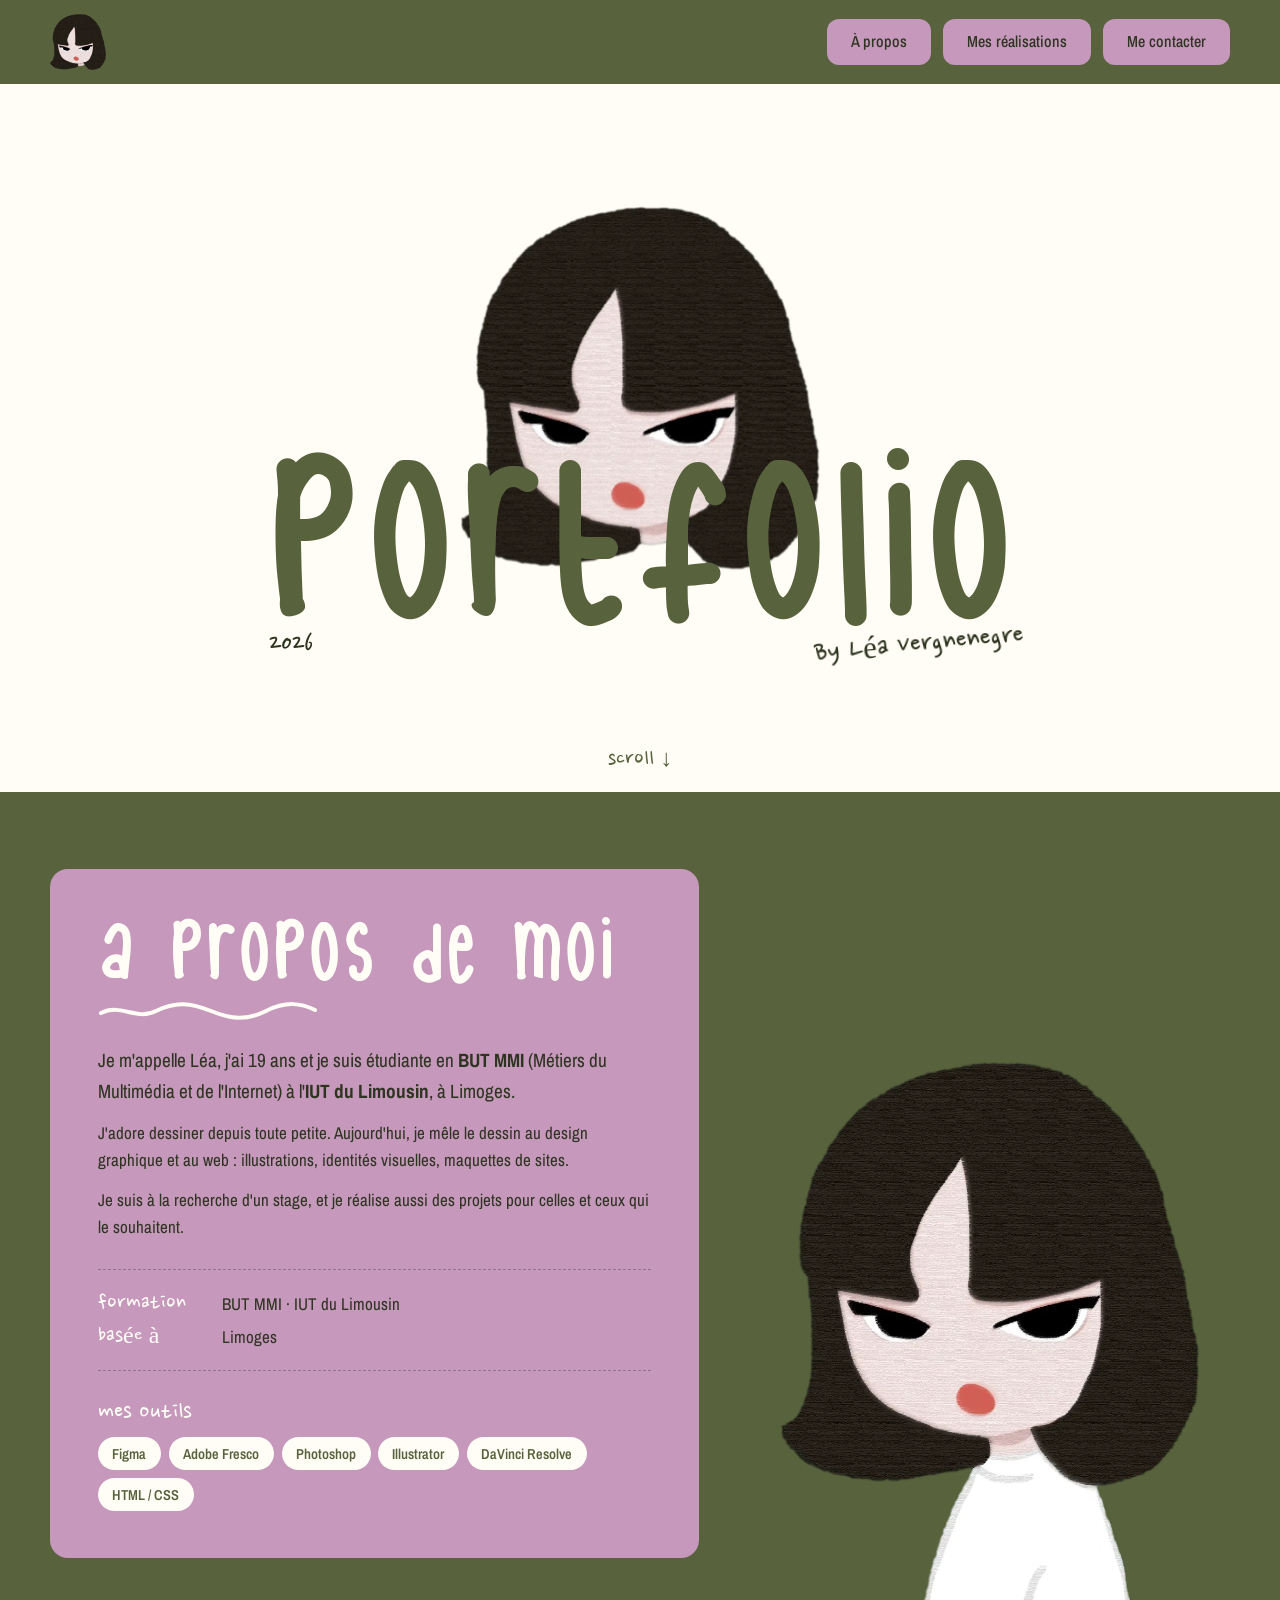
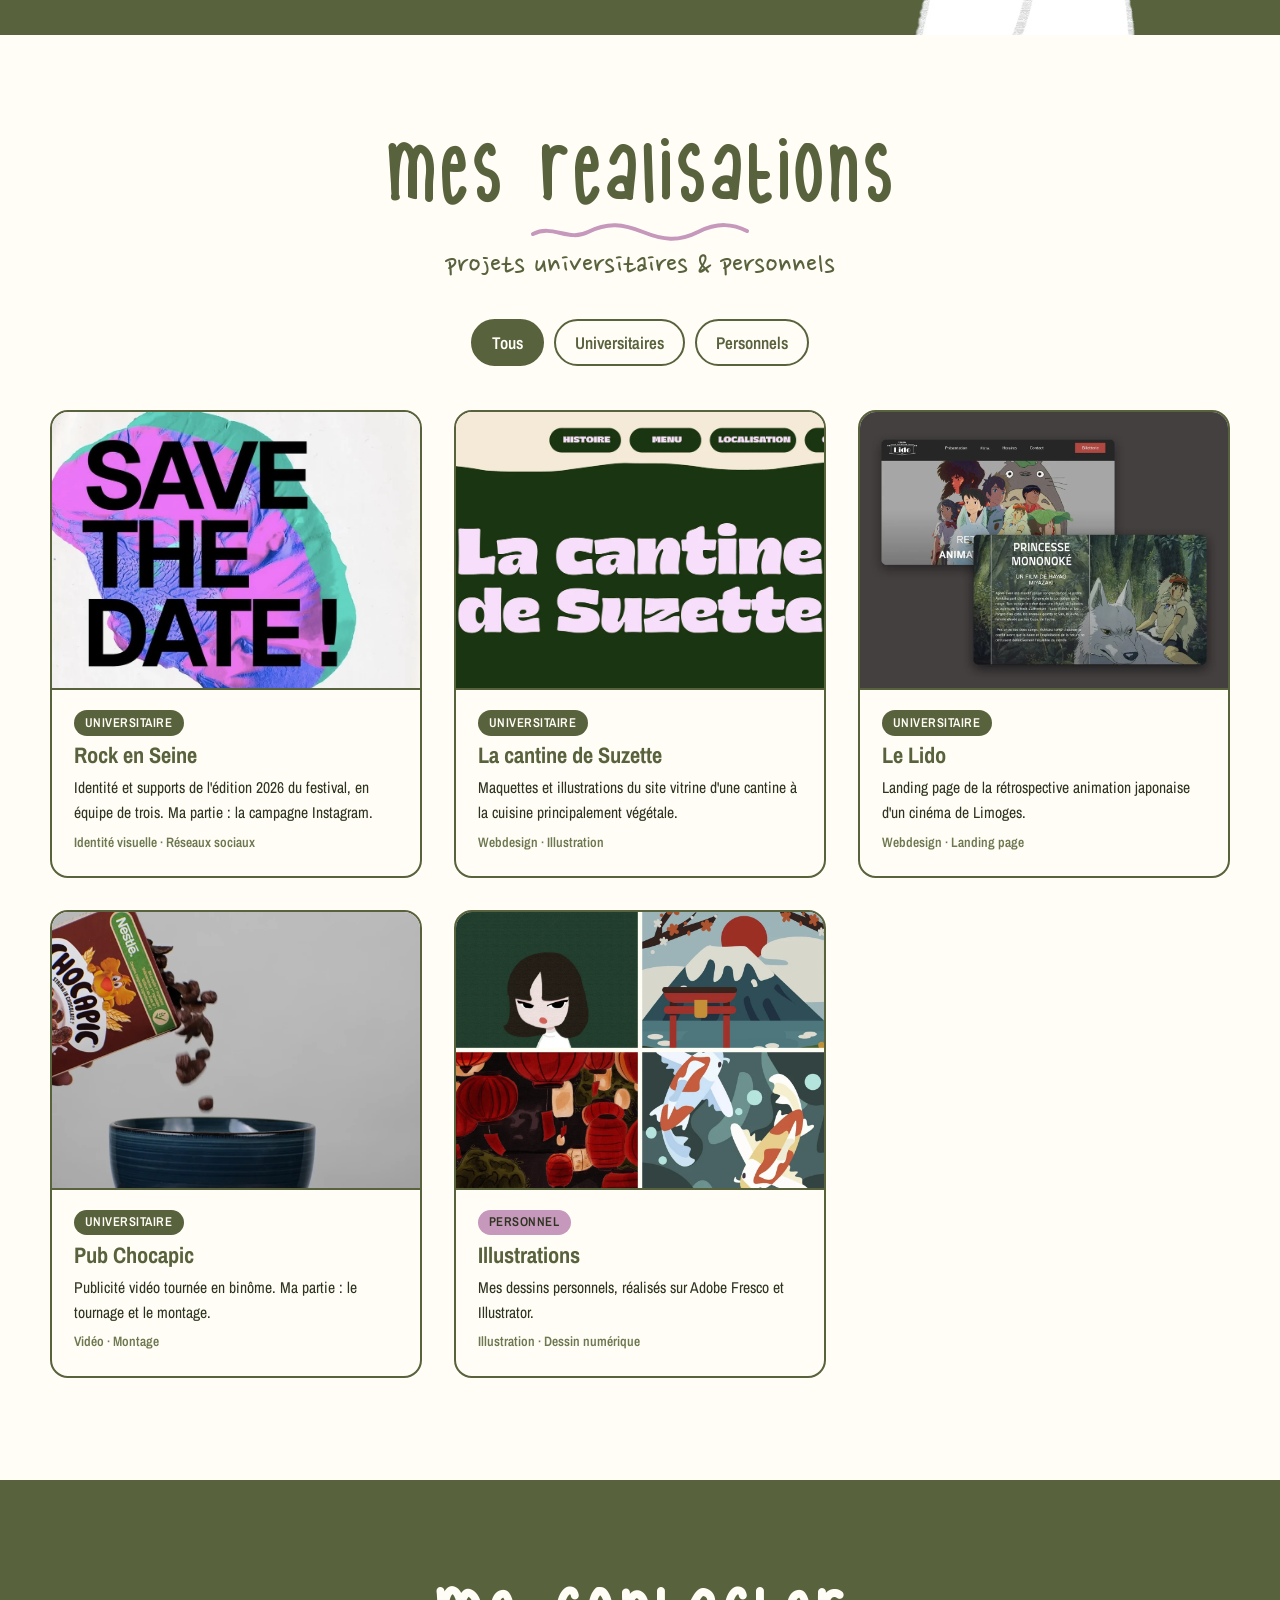
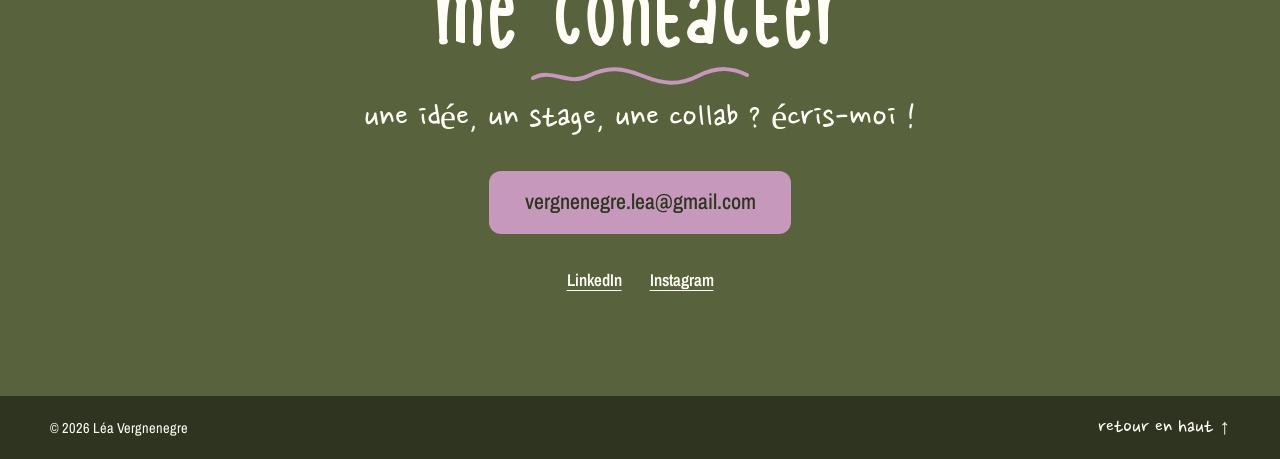
<file: index.html>
<!DOCTYPE html>
<html lang="fr">
<head>
  <meta charset="UTF-8" />
  <meta name="viewport" content="width=device-width, initial-scale=1.0" />
  <title>Portfolio — Léa Vergnenegre</title>
  <meta name="description" content="Portfolio de Léa Vergnenegre, étudiante en BUT MMI à Limoges : illustration, identité visuelle et webdesign." />
  <link rel="icon" href="assets/img/avatar/favicon.png" />
  <link rel="preconnect" href="https://fonts.googleapis.com" />
  <link rel="preconnect" href="https://fonts.gstatic.com" crossorigin />
  <link href="https://fonts.googleapis.com/css2?family=Archivo+Narrow:wght@400;500;600;700&family=Nanum+Pen+Script&display=swap" rel="stylesheet" />
  <link rel="stylesheet" href="assets/css/style.css" />
  <script>document.documentElement.classList.add("js");</script>
</head>
<body>

  <a class="skip-link" href="#contenu">Aller au contenu</a>

  <!-- ===================== EN-TÊTE ===================== -->
  <header class="header">
    <div class="header__inner">
      <a href="#accueil" class="header__logo" aria-label="Retour à l'accueil">
        <img src="assets/img/avatar/avatar-tete.webp" alt="" width="56" height="57" />
      </a>

      <button class="header__burger" aria-expanded="false" aria-controls="menu" aria-label="Ouvrir le menu">
        <span></span><span></span>
      </button>

      <nav class="nav" id="menu" aria-label="Navigation principale">
        <a href="#a-propos" class="btn btn--lilas">À propos</a>
        <a href="#realisations" class="btn btn--lilas">Mes réalisations</a>
        <a href="#contact" class="btn btn--lilas">Me contacter</a>
      </nav>
    </div>
  </header>

  <main id="contenu">

    <!-- ===================== 1. ACCUEIL ===================== -->
    <section id="accueil" class="hero">
      <div class="hero__inner">
        <img class="hero__avatar" src="assets/img/avatar/avatar-tete.webp" alt="Autoportrait illustré de Léa" width="800" height="809" />
        <div class="hero__title-wrap">
          <h1 class="hero__title">Portfolio</h1>
          <span class="hero__year hand">2026</span>
          <span class="hero__by hand">By Léa Vergnenegre</span>
        </div>
      </div>
      <a href="#a-propos" class="hero__scroll hand" aria-label="Descendre vers la section à propos">scroll ↓</a>
    </section>

    <!-- ===================== 2. À PROPOS ===================== -->
    <section id="a-propos" class="about">
      <div class="container about__inner">
        <div class="about__card" data-reveal="left">
          <h2 class="title title--light">a propos de moi</h2>
          <svg class="squiggle" viewBox="0 0 220 20" aria-hidden="true" focusable="false"><path d="M3 12 C 23 2, 38 20, 58 10 S 93 2, 113 10 S 148 20, 168 10 S 203 2, 217 9" pathLength="1" /></svg>

          <p class="about__intro" data-reveal="up">
            Je m'appelle Léa, j'ai 19 ans et je suis étudiante en <strong>BUT MMI</strong>
            (Métiers du Multimédia et de l'Internet) à l'<strong>IUT du Limousin</strong>, à Limoges.
          </p>
          <p data-reveal="up">
            J'adore dessiner depuis toute petite. Aujourd'hui, je mêle le dessin au design
            graphique et au web : illustrations, identités visuelles, maquettes de sites.
          </p>
          <p data-reveal="up">
            Je suis à la recherche d'un stage, et je réalise aussi des projets pour celles
            et ceux qui le souhaitent.
          </p>

          <ul class="about__facts" data-reveal="up">
            <li><span class="hand">formation</span> BUT MMI · IUT du Limousin</li>
            <li><span class="hand">basée à</span> Limoges</li>
          </ul>

          <div class="about__tools" data-reveal="up">
            <h3 class="hand">mes outils</h3>
            <ul class="tags">
              <li>Figma</li>
              <li>Adobe Fresco</li>
              <li>Photoshop</li>
              <li>Illustrator</li>
              <li>DaVinci Resolve</li>
              <li>HTML / CSS</li>
            </ul>
          </div>
        </div>

        <img class="about__avatar" data-reveal="rise" src="assets/img/avatar/avatar-buste.webp" alt="" width="800" height="1251" />
      </div>
    </section>

    <!-- ===================== 3. MES RÉALISATIONS ===================== -->
    <section id="realisations" class="works">
      <div class="container">
        <h2 class="title" data-reveal="up">mes realisations</h2>
        <svg class="squiggle" viewBox="0 0 220 20" aria-hidden="true" focusable="false"><path d="M3 12 C 23 2, 38 20, 58 10 S 93 2, 113 10 S 148 20, 168 10 S 203 2, 217 9" pathLength="1" /></svg>
        <p class="works__sub hand" data-reveal="up">projets universitaires &amp; personnels</p>

        <div class="filters" data-reveal="up" role="group" aria-label="Filtrer les projets">
          <button class="filter is-active" data-filter="tous" aria-pressed="true">Tous</button>
          <button class="filter" data-filter="universitaire" aria-pressed="false">Universitaires</button>
          <button class="filter" data-filter="personnel" aria-pressed="false">Personnels</button>
        </div>

        <!--
          Une carte = un projet. Pour en ajouter un : dupliquer un <article class="card">,
          changer data-category ("universitaire" ou "personnel"), l'image, le titre et le lien.
        -->
        <div class="grid">

          <article class="card" data-reveal="up" data-category="universitaire">
            <a href="projets/rock-en-seine.html" class="card__link">
              <div class="card__thumb">
                <img src="assets/img/projets/rock-en-seine/vignette.webp" alt="Visuel « Save the date » de la campagne Rock en Seine" width="900" height="675" loading="lazy" />
              </div>
              <div class="card__body">
                <span class="card__tag">Universitaire</span>
                <h3 class="card__title">Rock en Seine</h3>
                <p class="card__desc">Identité et supports de l'édition 2026 du festival, en équipe de trois. Ma partie : la campagne Instagram.</p>
                <span class="card__meta">Identité visuelle · Réseaux sociaux</span>
              </div>
            </a>
          </article>

          <article class="card" data-reveal="up" data-category="universitaire">
            <a href="projets/cantine-suzette.html" class="card__link">
              <div class="card__thumb">
                <img src="assets/img/projets/cantine-suzette/vignette.webp" alt="Accueil du site de La cantine de Suzette" width="900" height="675" loading="lazy" />
              </div>
              <div class="card__body">
                <span class="card__tag">Universitaire</span>
                <h3 class="card__title">La cantine de Suzette</h3>
                <p class="card__desc">Maquettes et illustrations du site vitrine d'une cantine à la cuisine principalement végétale.</p>
                <span class="card__meta">Webdesign · Illustration</span>
              </div>
            </a>
          </article>

          <article class="card" data-reveal="up" data-category="universitaire">
            <a href="projets/lido.html" class="card__link">
              <div class="card__thumb">
                <img src="assets/img/projets/lido/vignette.webp" alt="Deux écrans de la landing page du Lido : l'en-tête Rétrospective animation japonaise et la fiche du film Princesse Mononoké" width="1200" height="900" loading="lazy" />
              </div>
              <div class="card__body">
                <span class="card__tag">Universitaire</span>
                <h3 class="card__title">Le Lido</h3>
                <p class="card__desc">Landing page de la rétrospective animation japonaise d'un cinéma de Limoges.</p>
                <span class="card__meta">Webdesign · Landing page</span>
              </div>
            </a>
          </article>

          <article class="card" data-reveal="up" data-category="universitaire">
            <a href="projets/pub-chocapic.html" class="card__link">
              <div class="card__thumb">
                <img src="assets/img/projets/pub-chocapic/vignette.webp" alt="Plan de la pub Chocapic : les céréales tombent du paquet dans un bol bleu" width="1200" height="900" loading="lazy" />
              </div>
              <div class="card__body">
                <span class="card__tag">Universitaire</span>
                <h3 class="card__title">Pub Chocapic</h3>
                <p class="card__desc">Publicité vidéo tournée en binôme. Ma partie : le tournage et le montage.</p>
                <span class="card__meta">Vidéo · Montage</span>
              </div>
            </a>
          </article>

          <article class="card" data-reveal="up" data-category="personnel">
            <a href="projets/illustrations.html" class="card__link">
              <div class="card__thumb">
                <img src="assets/img/projets/illustrations/vignette.webp" alt="Mosaïque de quatre dessins : autoportrait, mont Fuji, lanternes rouges et carpes koï" width="1200" height="900" loading="lazy" />
              </div>
              <div class="card__body">
                <span class="card__tag card__tag--perso">Personnel</span>
                <h3 class="card__title">Illustrations</h3>
                <p class="card__desc">Mes dessins personnels, réalisés sur Adobe Fresco et Illustrator.</p>
                <span class="card__meta">Illustration · Dessin numérique</span>
              </div>
            </a>
          </article>

        </div>
      </div>
    </section>

    <!-- ===================== 4. CONTACT ===================== -->
    <section id="contact" class="contact">
      <div class="container contact__inner">
        <h2 class="title title--light" data-reveal="up">me contacter</h2>
        <svg class="squiggle" viewBox="0 0 220 20" aria-hidden="true" focusable="false"><path d="M3 12 C 23 2, 38 20, 58 10 S 93 2, 113 10 S 148 20, 168 10 S 203 2, 217 9" pathLength="1" /></svg>
        <p class="contact__lead hand" data-reveal="up">une idée, un stage, une collab ? écris-moi !</p>

        <a href="mailto:vergnenegre.lea@gmail.com" class="btn btn--lilas btn--big" data-reveal="scale">vergnenegre.lea@gmail.com</a>

        <ul class="contact__links" data-reveal="up">
          <li><a href="https://www.linkedin.com/in/l%C3%A9a-vergnenegre-299524389/" target="_blank" rel="noopener">LinkedIn</a></li>
          <li><a href="https://www.instagram.com/_ptitbouchon_/" target="_blank" rel="noopener">Instagram</a></li>
        </ul>
      </div>
    </section>

  </main>

  <footer class="footer">
    <div class="container footer__inner">
      <span>© 2026 Léa Vergnenegre</span>
      <a href="#accueil" class="hand">retour en haut ↑</a>
    </div>
  </footer>

  <script src="assets/js/main.js"></script>
</body>
</html>
</file>
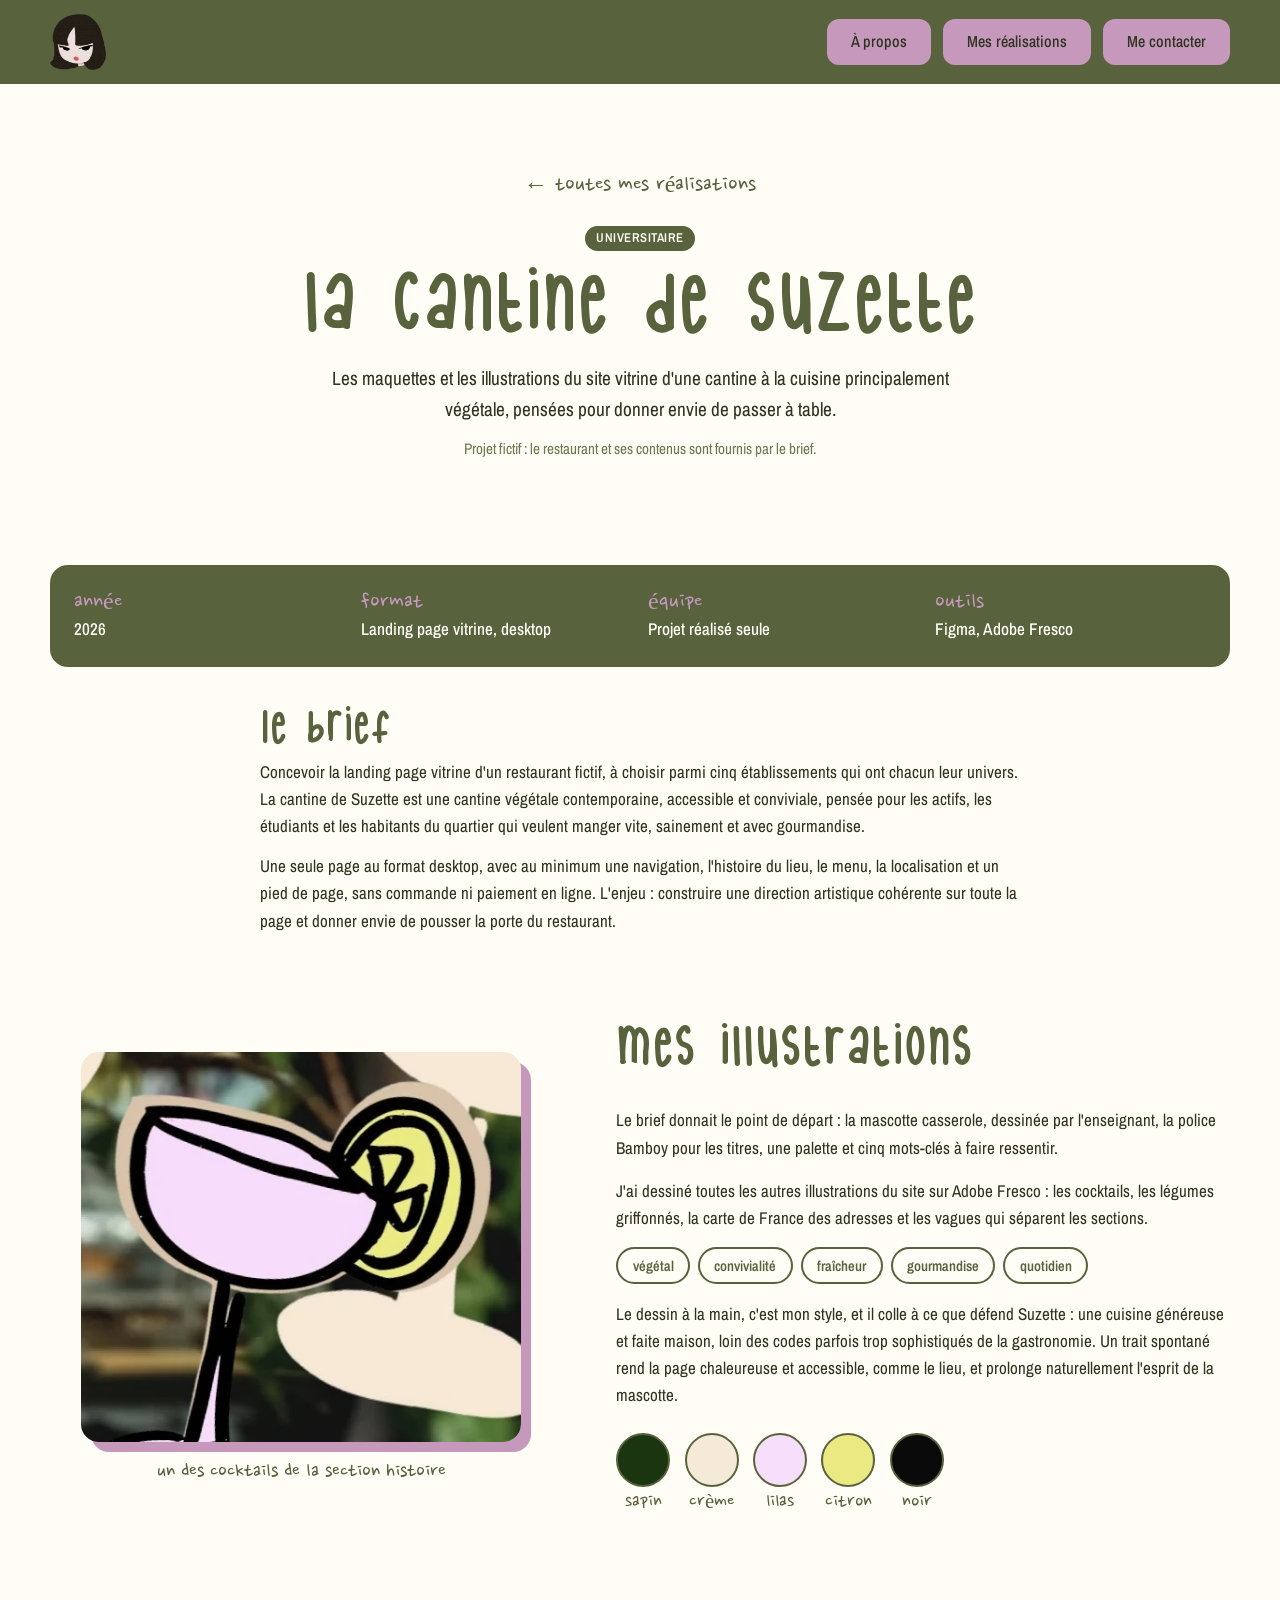
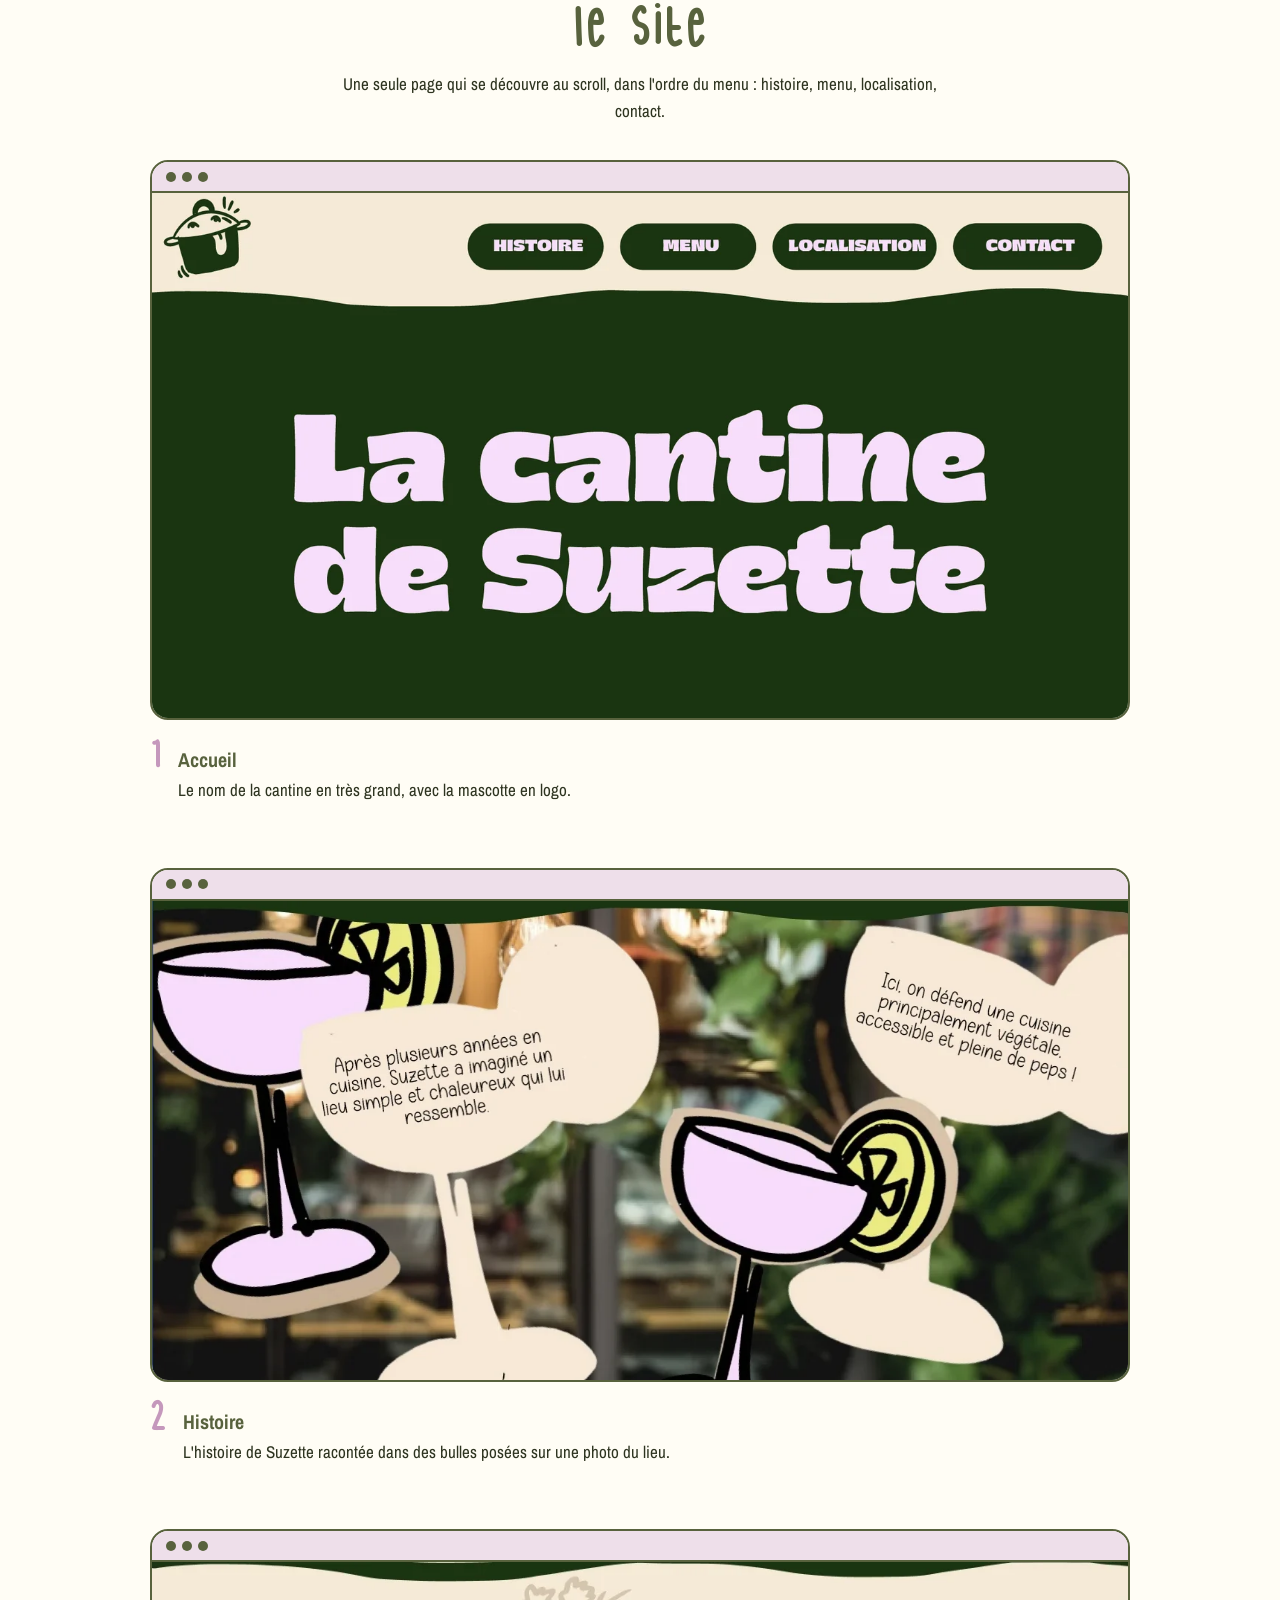
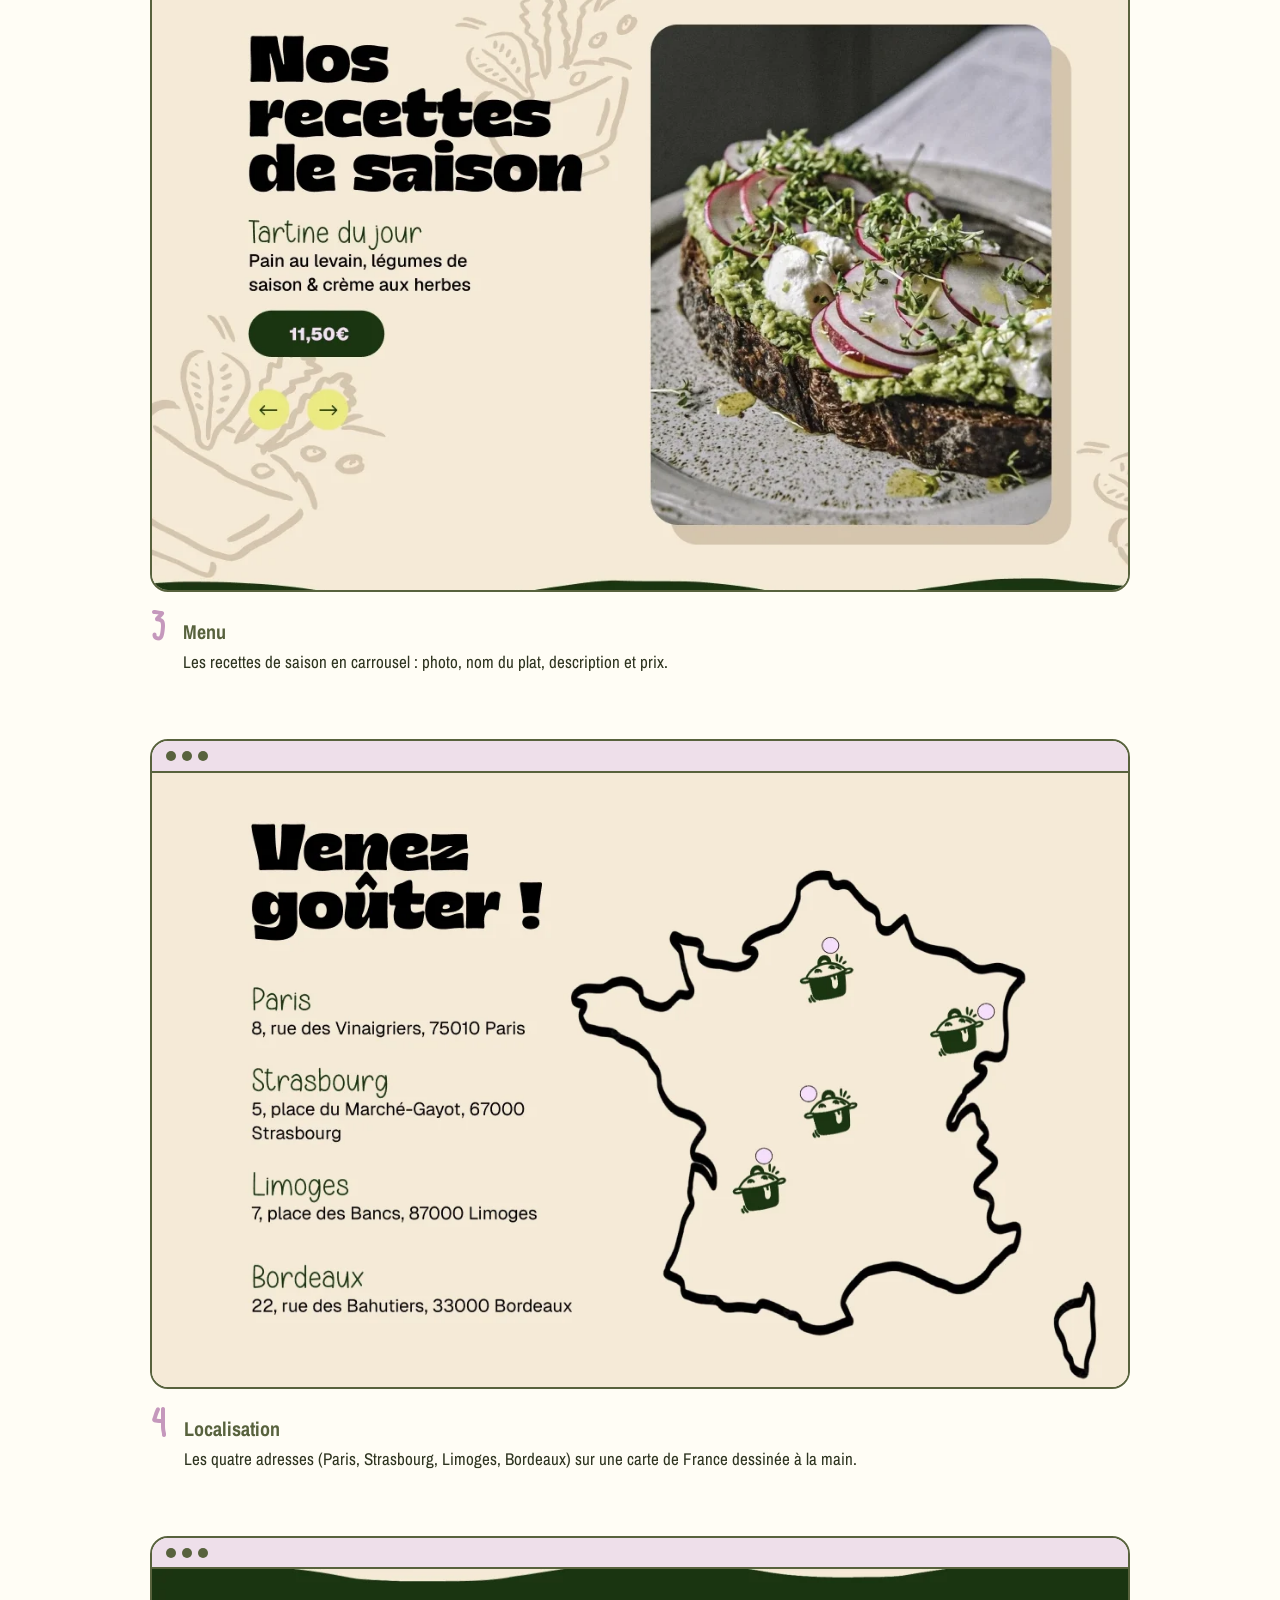
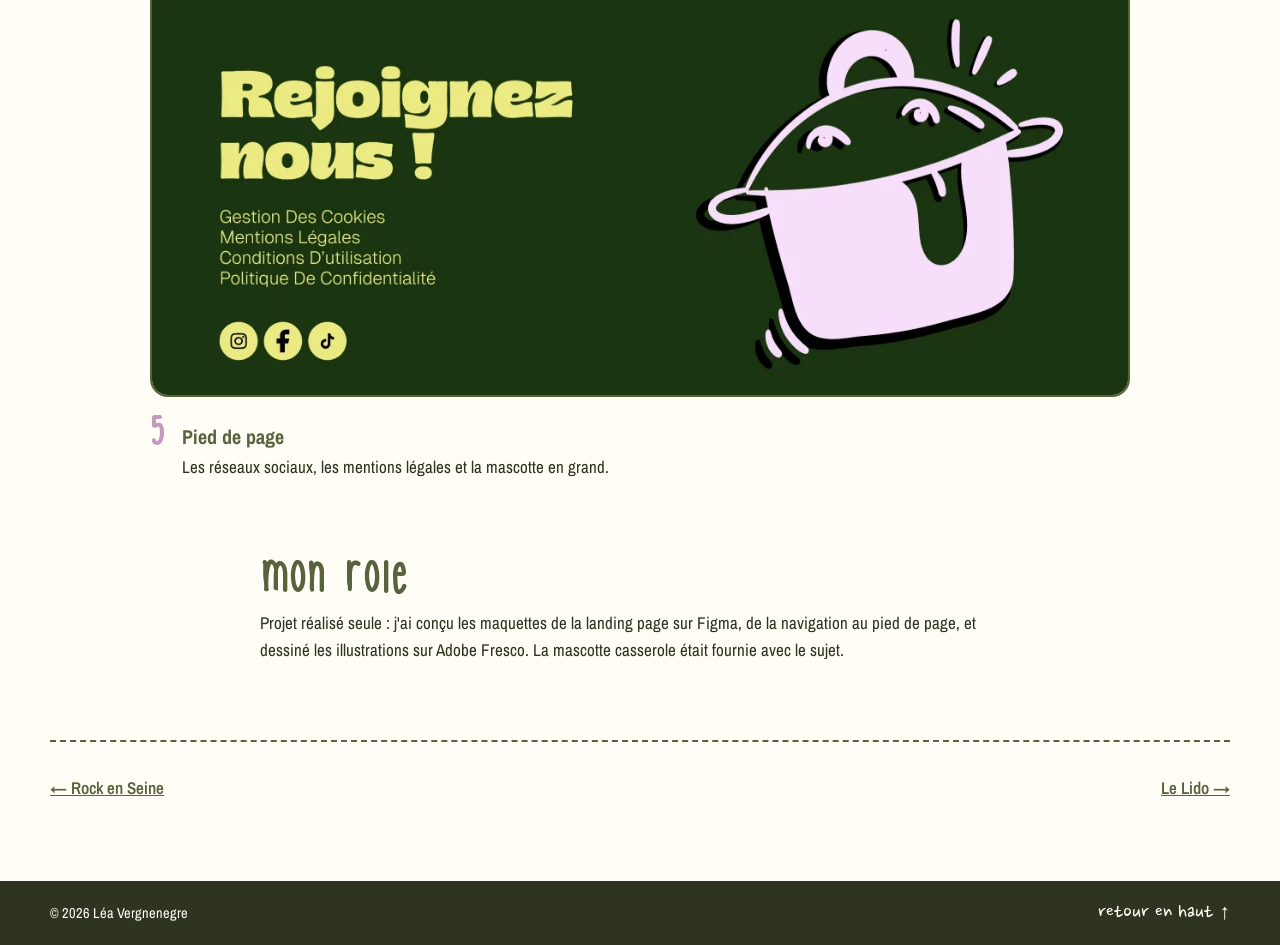
<file: projets/cantine-suzette.html>
<!DOCTYPE html>
<html lang="fr">
<head>
  <meta charset="UTF-8" />
  <meta name="viewport" content="width=device-width, initial-scale=1.0" />
  <title>La cantine de Suzette — Léa Vergnenegre</title>
  <meta name="description" content="Identité et maquettes du site vitrine de La cantine de Suzette, une cantine à la cuisine principalement végétale. Projet universitaire." />
  <link rel="icon" href="../assets/img/avatar/favicon.png" />
  <link rel="preconnect" href="https://fonts.googleapis.com" />
  <link rel="preconnect" href="https://fonts.gstatic.com" crossorigin />
  <link href="https://fonts.googleapis.com/css2?family=Archivo+Narrow:wght@400;500;600;700&family=Nanum+Pen+Script&display=swap" rel="stylesheet" />
  <link rel="stylesheet" href="../assets/css/style.css" />
  <script>document.documentElement.classList.add("js");</script>
</head>
<body>

  <a class="skip-link" href="#contenu">Aller au contenu</a>

  <header class="header">
    <div class="header__inner">
      <a href="../index.html" class="header__logo" aria-label="Retour à l'accueil">
        <img src="../assets/img/avatar/avatar-tete.webp" alt="" width="56" height="57" />
      </a>

      <button class="header__burger" aria-expanded="false" aria-controls="menu" aria-label="Ouvrir le menu">
        <span></span><span></span>
      </button>

      <nav class="nav" id="menu" aria-label="Navigation principale">
        <a href="../index.html#a-propos" class="btn btn--lilas">À propos</a>
        <a href="../index.html#realisations" class="btn btn--lilas">Mes réalisations</a>
        <a href="../index.html#contact" class="btn btn--lilas">Me contacter</a>
      </nav>
    </div>
  </header>

  <main id="contenu" class="container">

    <!-- ===================== EN-TÊTE DU PROJET ===================== -->
    <section class="project-hero">
      <a href="../index.html#realisations" class="back hand">← toutes mes réalisations</a>
      <br />
      <span class="card__tag">Universitaire</span>
      <h1 class="title" data-reveal="up">la cantine de suzette</h1>
      <p class="project-hero__lead" data-reveal="up">
        Les maquettes et les illustrations du site vitrine d'une cantine à la cuisine
        principalement végétale, pensées pour donner envie de passer à table.
      </p>
      <p class="project-hero__note" data-reveal="up">
        Projet fictif : le restaurant et ses contenus sont fournis par le brief.
      </p>
    </section>

    <dl class="project-meta" data-reveal="up">
      <div><dt>année</dt><dd>2026</dd></div>
      <div><dt>format</dt><dd>Landing page vitrine, desktop</dd></div>
      <div><dt>équipe</dt><dd>Projet réalisé seule</dd></div>
      <div><dt>outils</dt><dd>Figma, Adobe Fresco</dd></div>
    </dl>

    <div class="project-body">
      <section data-reveal="up">
        <h2>le brief</h2>
        <p>
          Concevoir la landing page vitrine d'un restaurant fictif, à choisir parmi cinq
          établissements qui ont chacun leur univers. La cantine de Suzette est une
          cantine végétale contemporaine, accessible et conviviale, pensée pour les
          actifs, les étudiants et les habitants du quartier qui veulent manger vite,
          sainement et avec gourmandise.
        </p>
        <p>
          Une seule page au format desktop, avec au minimum une navigation, l'histoire
          du lieu, le menu, la localisation et un pied de page, sans commande ni paiement
          en ligne. L'enjeu : construire une direction artistique cohérente sur toute la
          page et donner envie de pousser la porte du restaurant.
        </p>
      </section>
    </div>

    <!-- ===================== MES ILLUSTRATIONS ===================== -->
    <section class="project-split">
      <figure class="project-visual" data-reveal="scale">
        <img src="../assets/img/projets/cantine-suzette/illustration-cocktail.webp" alt="Cocktail dessiné à la main : coupe lilas cerclée de noir et rondelle de citron jaune, posé sur une photo du restaurant" width="470" height="416" loading="lazy" />
        <figcaption class="hand">un des cocktails de la section histoire</figcaption>
      </figure>

      <div class="project-split__text">
        <h2 class="project-h2" data-reveal="up">mes illustrations</h2>
        <p data-reveal="up">
          Le brief donnait le point de départ : la mascotte casserole, dessinée par
          l'enseignant, la police Bamboy pour les titres, une palette et cinq mots-clés
          à faire ressentir.
        </p>
        <p data-reveal="up">
          J'ai dessiné toutes les autres illustrations du site sur Adobe Fresco : les
          cocktails, les légumes griffonnés, la carte de France des adresses et les
          vagues qui séparent les sections.
        </p>
        <ul class="tags tags--outline" data-reveal="up" aria-label="Mots-clés du brief">
          <li>végétal</li>
          <li>convivialité</li>
          <li>fraîcheur</li>
          <li>gourmandise</li>
          <li>quotidien</li>
        </ul>
        <p data-reveal="up">
          Le dessin à la main, c'est mon style, et il colle à ce que défend Suzette : une
          cuisine généreuse et faite maison, loin des codes parfois trop sophistiqués de
          la gastronomie. Un trait spontané rend la page chaleureuse et accessible, comme
          le lieu, et prolonge naturellement l'esprit de la mascotte.
        </p>

        <ul class="swatches" data-reveal="up" aria-label="Palette de couleurs">
          <li style="--c: #1B3510"><span>sapin</span></li>
          <li style="--c: #F5E9D7"><span>crème</span></li>
          <li style="--c: #F7DEFA"><span>lilas</span></li>
          <li style="--c: #EBE982"><span>citron</span></li>
          <li style="--c: #0A0A0A"><span>noir</span></li>
        </ul>
      </div>
    </section>

    <!-- ===================== LE SITE ===================== -->
    <section class="project-section">
      <h2 class="project-h2" data-reveal="up">le site</h2>
      <p class="project-section__lead" data-reveal="up">
        Une seule page qui se découvre au scroll, dans l'ordre du menu : histoire, menu,
        localisation, contact.
      </p>

      <div class="screens">
        <figure class="screen" data-reveal="up">
          <div class="screen__frame">
            <div class="screen__bar" aria-hidden="true"><span></span><span></span><span></span></div>
            <img src="../assets/img/projets/cantine-suzette/accueil.webp" alt="Accueil : « La cantine de Suzette » en lettres lilas sur fond vert sapin, menu en pastilles et logo casserole" width="1400" height="753" loading="lazy" />
          </div>
          <figcaption>
            <strong>Accueil</strong>
            <span>Le nom de la cantine en très grand, avec la mascotte en logo.</span>
          </figcaption>
        </figure>

        <figure class="screen" data-reveal="up">
          <div class="screen__frame">
            <div class="screen__bar" aria-hidden="true"><span></span><span></span><span></span></div>
            <img src="../assets/img/projets/cantine-suzette/histoire.webp" alt="Section histoire : des bulles crème posées sur une photo du restaurant, entourées de cocktails dessinés" width="1312" height="644" loading="lazy" />
          </div>
          <figcaption>
            <strong>Histoire</strong>
            <span>L'histoire de Suzette racontée dans des bulles posées sur une photo du lieu.</span>
          </figcaption>
        </figure>

        <figure class="screen" data-reveal="up">
          <div class="screen__frame">
            <div class="screen__bar" aria-hidden="true"><span></span><span></span><span></span></div>
            <img src="../assets/img/projets/cantine-suzette/menu.webp" alt="Section menu : « Nos recettes de saison », tartine du jour à 11,50 € avec photo et flèches de carrousel" width="1139" height="733" loading="lazy" />
          </div>
          <figcaption>
            <strong>Menu</strong>
            <span>Les recettes de saison en carrousel : photo, nom du plat, description et prix.</span>
          </figcaption>
        </figure>

        <figure class="screen" data-reveal="up">
          <div class="screen__frame">
            <div class="screen__bar" aria-hidden="true"><span></span><span></span><span></span></div>
            <img src="../assets/img/projets/cantine-suzette/localisation.webp" alt="Section localisation : « Venez goûter ! », quatre adresses et une carte de France dessinée avec des casseroles" width="1134" height="714" loading="lazy" />
          </div>
          <figcaption>
            <strong>Localisation</strong>
            <span>Les quatre adresses (Paris, Strasbourg, Limoges, Bordeaux) sur une carte de France dessinée à la main.</span>
          </figcaption>
        </figure>

        <figure class="screen" data-reveal="up">
          <div class="screen__frame">
            <div class="screen__bar" aria-hidden="true"><span></span><span></span><span></span></div>
            <img src="../assets/img/projets/cantine-suzette/pied-de-page.webp" alt="Pied de page : « Rejoignez nous ! », liens légaux, réseaux sociaux et grande mascotte casserole" width="1139" height="497" loading="lazy" />
          </div>
          <figcaption>
            <strong>Pied de page</strong>
            <span>Les réseaux sociaux, les mentions légales et la mascotte en grand.</span>
          </figcaption>
        </figure>
      </div>
    </section>

    <!-- ===================== RÉFLEXION ===================== -->
    <div class="project-body">
      <section data-reveal="up">
        <h2>mon role</h2>
        <p>
          Projet réalisé seule : j'ai conçu les maquettes de la landing page sur Figma,
          de la navigation au pied de page, et dessiné les illustrations sur Adobe
          Fresco. La mascotte casserole était fournie avec le sujet.
        </p>
      </section>
    </div>

    <nav class="project-nav" aria-label="Navigation entre projets">
      <a href="rock-en-seine.html">← Rock en Seine</a>
      <a href="lido.html">Le Lido →</a>
    </nav>

  </main>

  <footer class="footer">
    <div class="container footer__inner">
      <span>© 2026 Léa Vergnenegre</span>
      <a href="#" class="hand">retour en haut ↑</a>
    </div>
  </footer>

  <script src="../assets/js/main.js"></script>
</body>
</html>
</file>
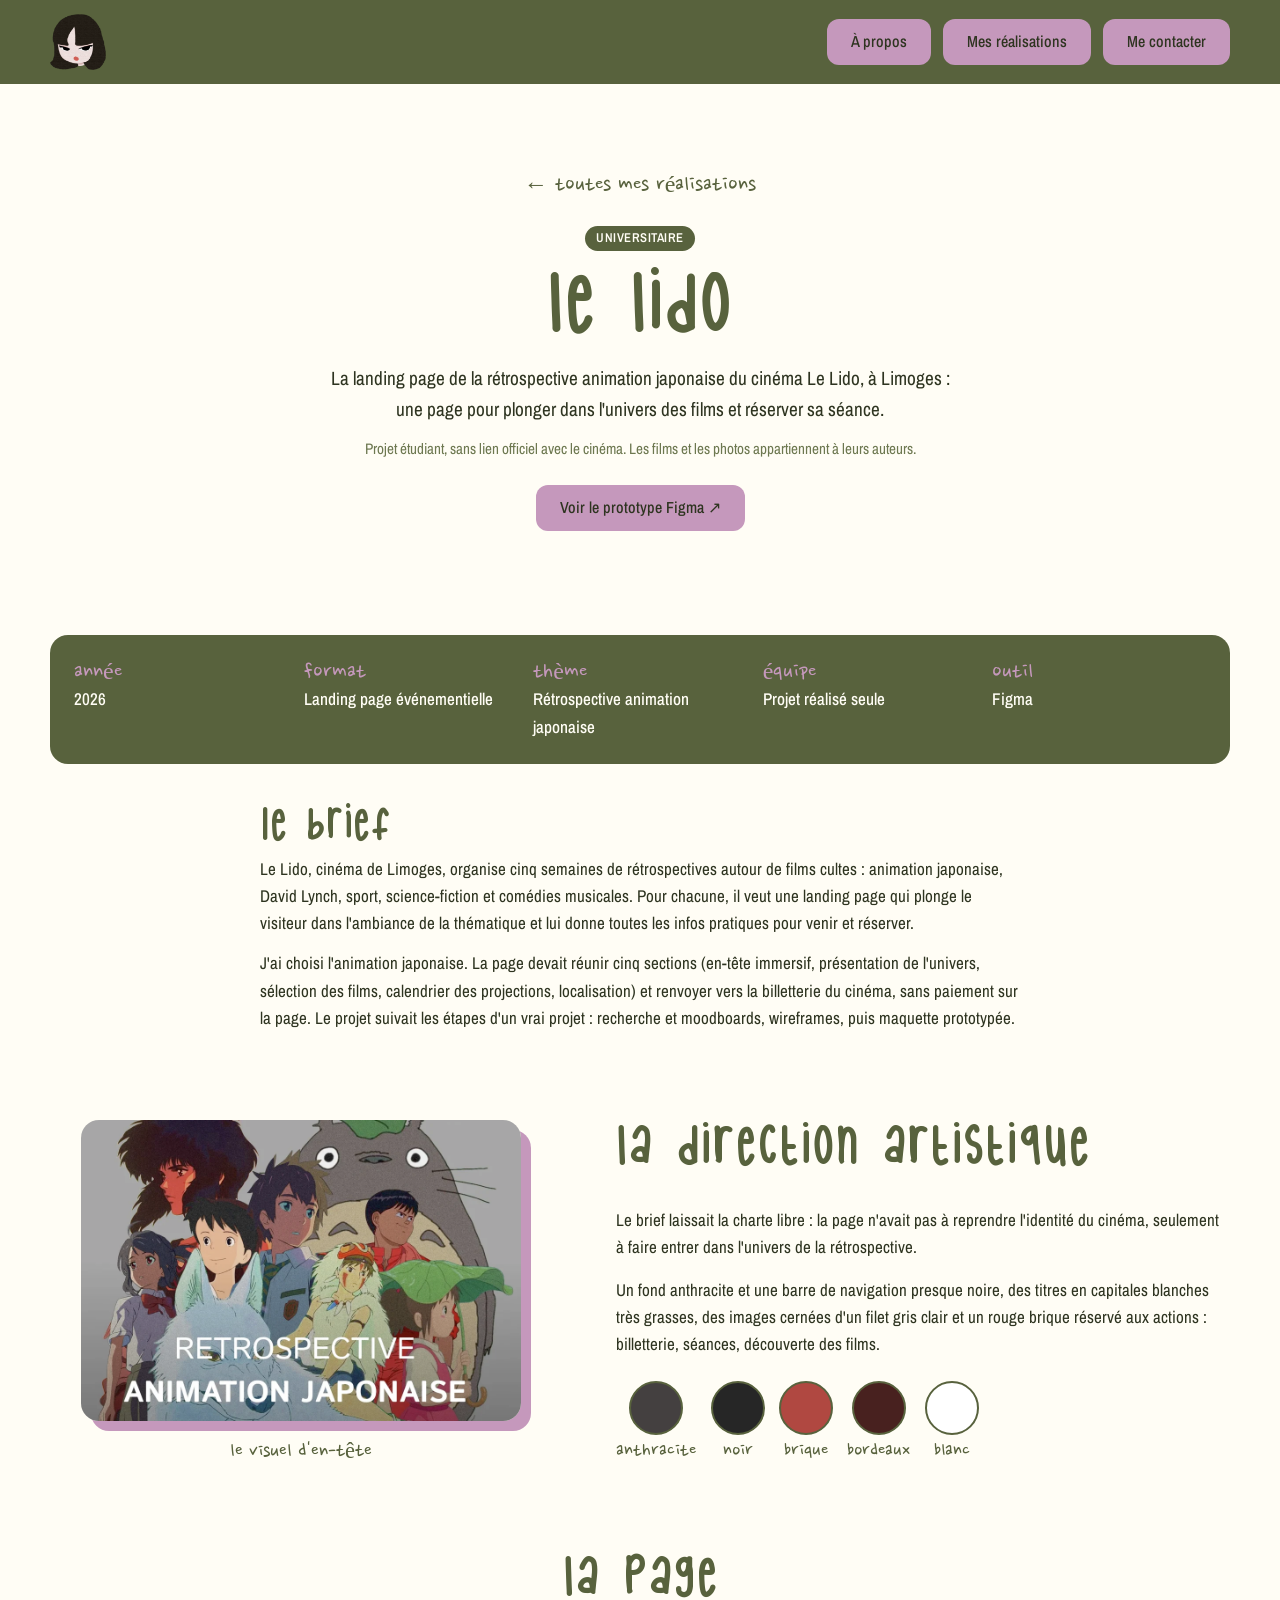
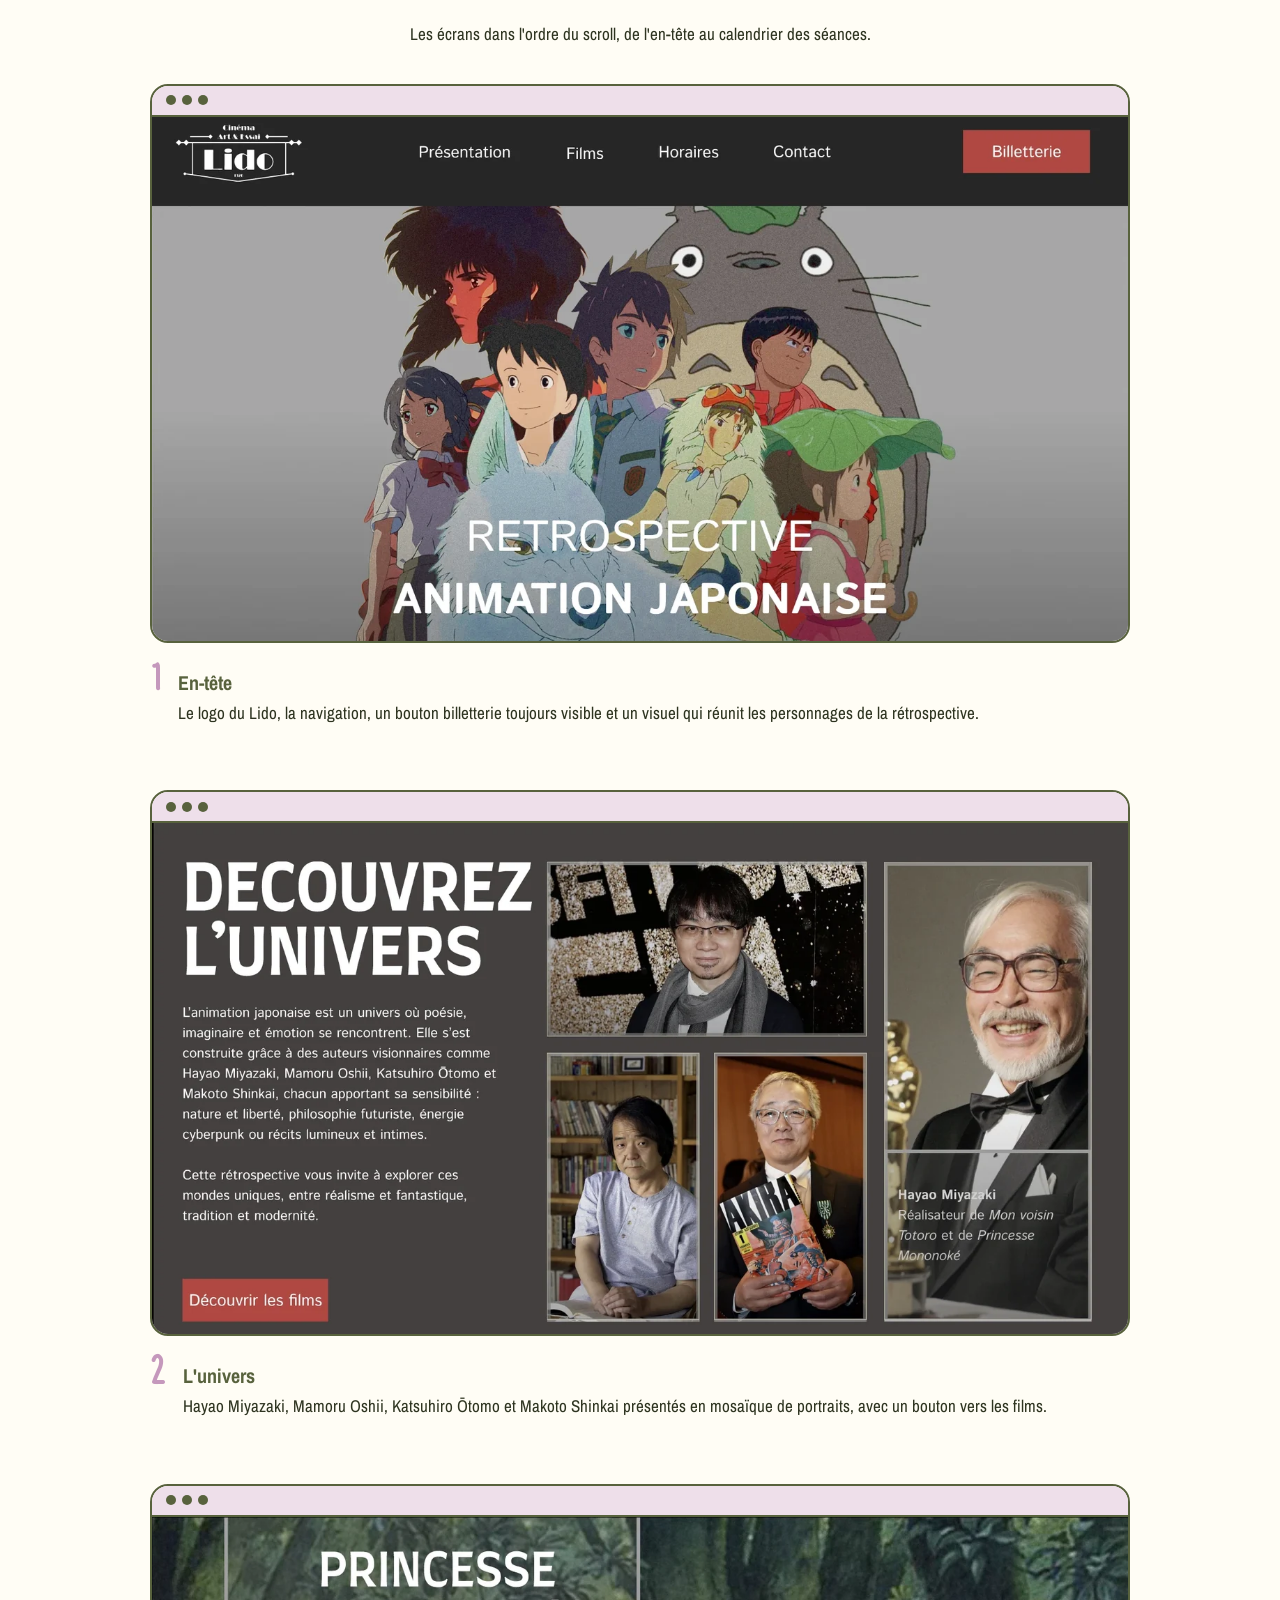
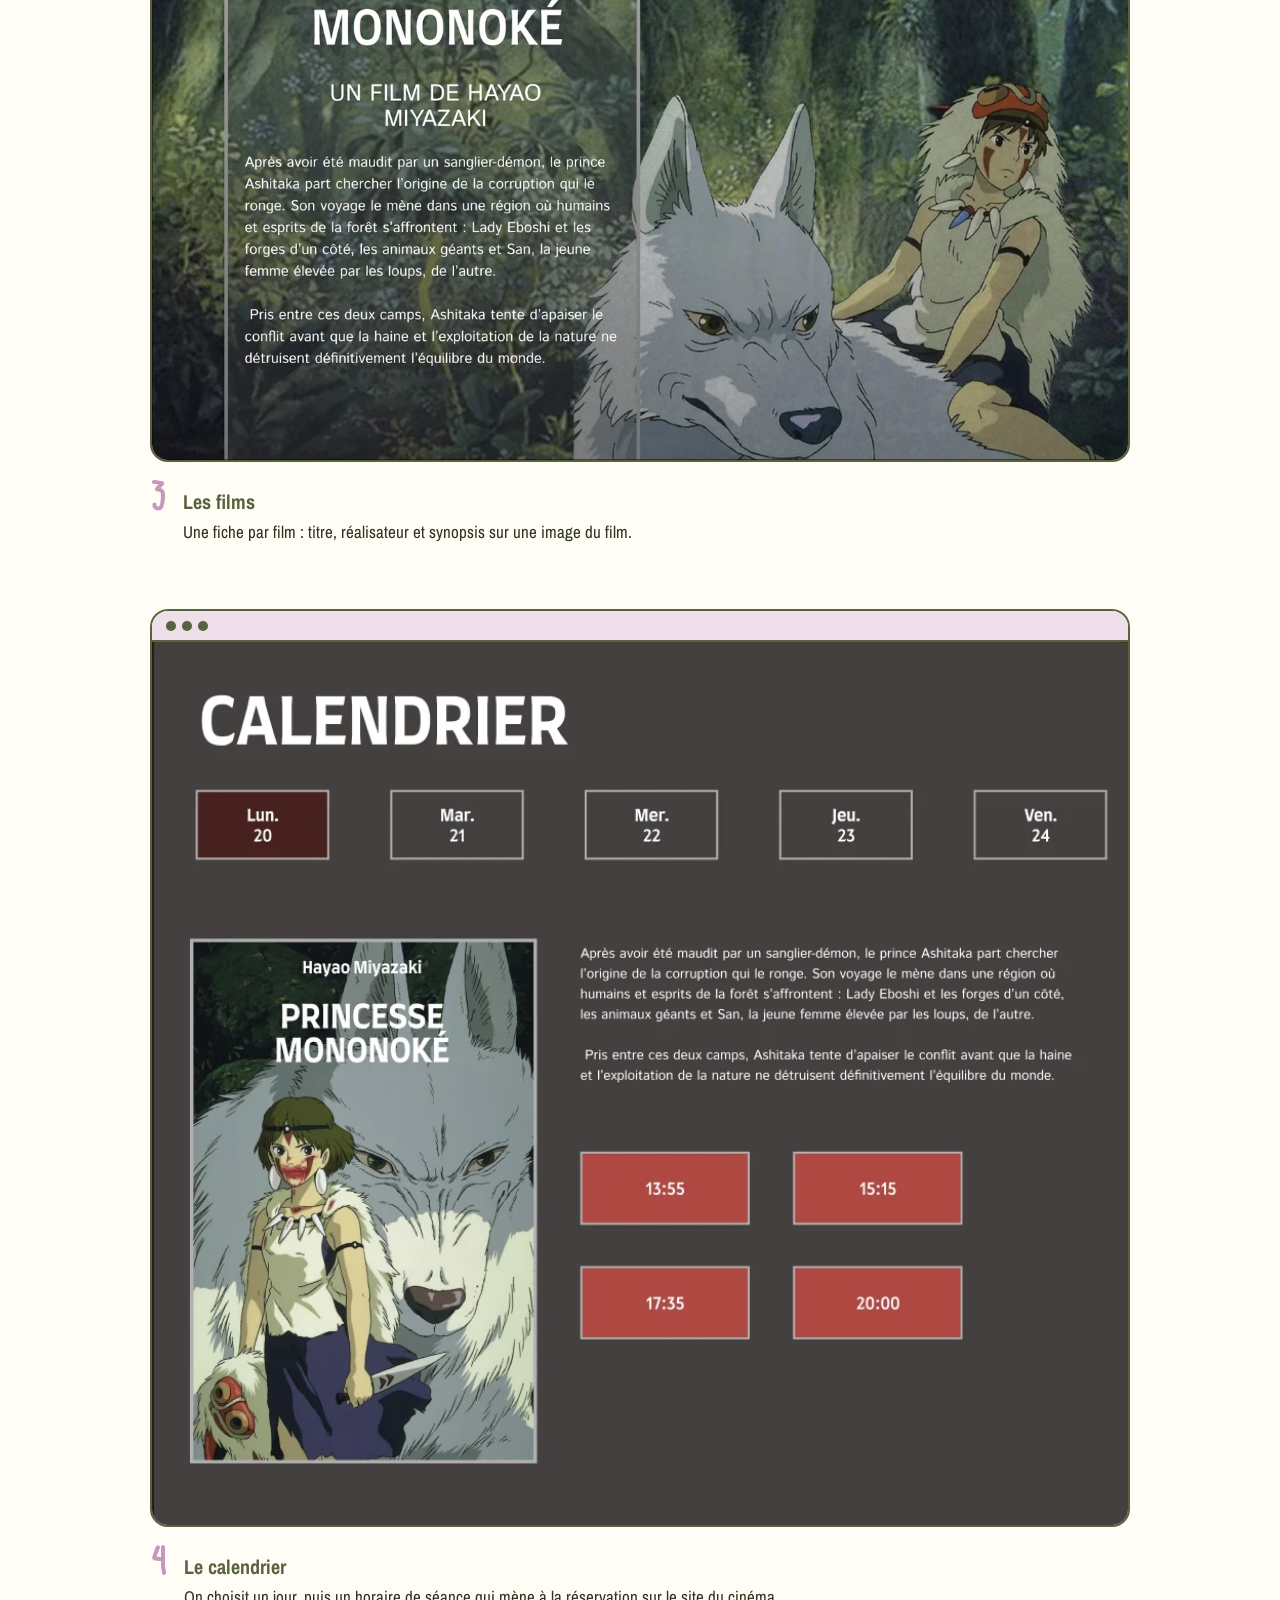
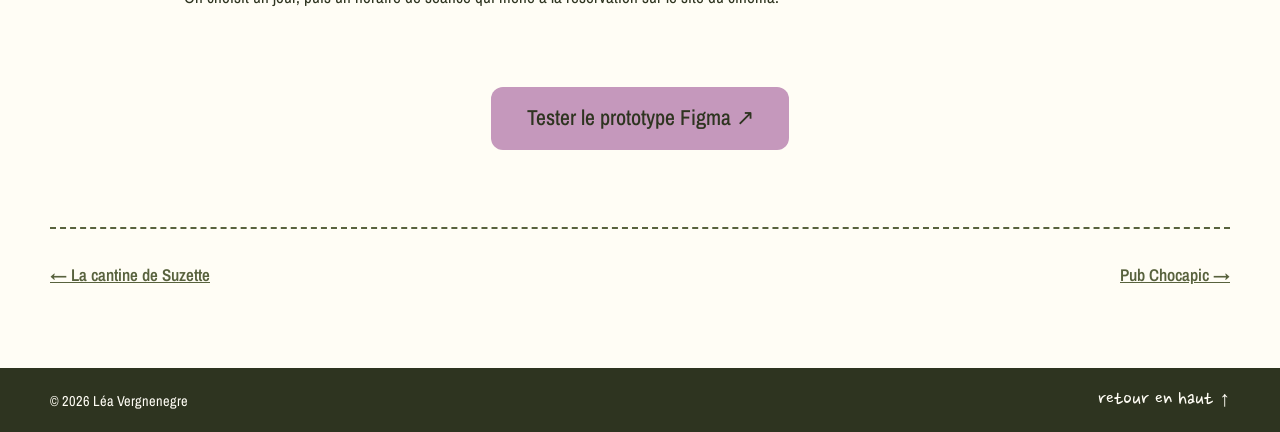
<file: projets/lido.html>
<!DOCTYPE html>
<html lang="fr">
<head>
  <meta charset="UTF-8" />
  <meta name="viewport" content="width=device-width, initial-scale=1.0" />
  <title>Le Lido, rétrospective animation japonaise — Léa Vergnenegre</title>
  <meta name="description" content="Landing page de la rétrospective animation japonaise du cinéma Le Lido, à Limoges. Projet universitaire." />
  <link rel="icon" href="../assets/img/avatar/favicon.png" />
  <link rel="preconnect" href="https://fonts.googleapis.com" />
  <link rel="preconnect" href="https://fonts.gstatic.com" crossorigin />
  <link href="https://fonts.googleapis.com/css2?family=Archivo+Narrow:wght@400;500;600;700&family=Nanum+Pen+Script&display=swap" rel="stylesheet" />
  <link rel="stylesheet" href="../assets/css/style.css" />
  <script>document.documentElement.classList.add("js");</script>
</head>
<body>

  <a class="skip-link" href="#contenu">Aller au contenu</a>

  <header class="header">
    <div class="header__inner">
      <a href="../index.html" class="header__logo" aria-label="Retour à l'accueil">
        <img src="../assets/img/avatar/avatar-tete.webp" alt="" width="56" height="57" />
      </a>

      <button class="header__burger" aria-expanded="false" aria-controls="menu" aria-label="Ouvrir le menu">
        <span></span><span></span>
      </button>

      <nav class="nav" id="menu" aria-label="Navigation principale">
        <a href="../index.html#a-propos" class="btn btn--lilas">À propos</a>
        <a href="../index.html#realisations" class="btn btn--lilas">Mes réalisations</a>
        <a href="../index.html#contact" class="btn btn--lilas">Me contacter</a>
      </nav>
    </div>
  </header>

  <main id="contenu" class="container">

    <!-- ===================== EN-TÊTE DU PROJET ===================== -->
    <section class="project-hero">
      <a href="../index.html#realisations" class="back hand">← toutes mes réalisations</a>
      <br />
      <span class="card__tag">Universitaire</span>
      <h1 class="title" data-reveal="up">le lido</h1>
      <p class="project-hero__lead" data-reveal="up">
        La landing page de la rétrospective animation japonaise du cinéma Le Lido, à
        Limoges : une page pour plonger dans l'univers des films et réserver sa séance.
      </p>
      <p class="project-hero__note" data-reveal="up">
        Projet étudiant, sans lien officiel avec le cinéma. Les films et les photos
        appartiennent à leurs auteurs.
      </p>
      <a href="https://www.figma.com/proto/bvqYWKPbhmKMYMFt821IRR/VERGNENEGRE-LEA---animations-japonaises?node-id=141-310&amp;p=f&amp;viewport=301%2C134%2C0.22&amp;t=jhoEFfDCl4tfFhkJ-1&amp;scaling=min-zoom&amp;content-scaling=fixed&amp;page-id=141%3A71" class="btn btn--lilas project-hero__cta" target="_blank" rel="noopener" data-reveal="up">Voir le prototype Figma ↗</a>
    </section>

    <dl class="project-meta" data-reveal="up">
      <div><dt>année</dt><dd>2026</dd></div>
      <div><dt>format</dt><dd>Landing page événementielle</dd></div>
      <div><dt>thème</dt><dd>Rétrospective animation japonaise</dd></div>
      <div><dt>équipe</dt><dd>Projet réalisé seule</dd></div>
      <div><dt>outil</dt><dd>Figma</dd></div>
    </dl>

    <div class="project-body">
      <section data-reveal="up">
        <h2>le brief</h2>
        <p>
          Le Lido, cinéma de Limoges, organise cinq semaines de rétrospectives autour de
          films cultes : animation japonaise, David Lynch, sport, science-fiction et
          comédies musicales. Pour chacune, il veut une landing page qui plonge le
          visiteur dans l'ambiance de la thématique et lui donne toutes les infos
          pratiques pour venir et réserver.
        </p>
        <p>
          J'ai choisi l'animation japonaise. La page devait réunir cinq sections (en-tête
          immersif, présentation de l'univers, sélection des films, calendrier des
          projections, localisation) et renvoyer vers la billetterie du cinéma, sans
          paiement sur la page. Le projet suivait les étapes d'un vrai projet : recherche
          et moodboards, wireframes, puis maquette prototypée.
        </p>
      </section>
    </div>

    <!-- ===================== LA DIRECTION ARTISTIQUE ===================== -->
    <section class="project-split">
      <figure class="project-visual" data-reveal="scale">
        <img src="../assets/img/projets/lido/illustration.webp" alt="Visuel d'en-tête : les personnages de plusieurs films d'animation japonaise réunis, avec Totoro en arrière-plan" width="1000" height="684" loading="lazy" />
        <figcaption class="hand">le visuel d'en-tête</figcaption>
      </figure>

      <div class="project-split__text">
        <h2 class="project-h2" data-reveal="up">la direction artistique</h2>
        <p data-reveal="up">
          Le brief laissait la charte libre : la page n'avait pas à reprendre l'identité
          du cinéma, seulement à faire entrer dans l'univers de la rétrospective.
        </p>
        <p data-reveal="up">
          Un fond anthracite et une barre de navigation presque noire, des titres en
          capitales blanches très grasses, des images cernées d'un filet gris clair et un
          rouge brique réservé aux actions : billetterie, séances, découverte des films.
        </p>

        <ul class="swatches" data-reveal="up" aria-label="Palette de couleurs">
          <li style="--c: #444040"><span>anthracite</span></li>
          <li style="--c: #262626"><span>noir</span></li>
          <li style="--c: #B04841"><span>brique</span></li>
          <li style="--c: #48211F"><span>bordeaux</span></li>
          <li style="--c: #FFFFFF"><span>blanc</span></li>
        </ul>
      </div>
    </section>

    <!-- ===================== LA PAGE ===================== -->
    <section class="project-section">
      <h2 class="project-h2" data-reveal="up">la page</h2>
      <p class="project-section__lead" data-reveal="up">
        Les écrans dans l'ordre du scroll, de l'en-tête au calendrier des séances.
      </p>

      <div class="screens">
        <figure class="screen" data-reveal="up">
          <div class="screen__frame">
            <div class="screen__bar" aria-hidden="true"><span></span><span></span><span></span></div>
            <img src="../assets/img/projets/lido/en-tete.webp" alt="En-tête : logo du cinéma Lido, navigation, bouton Billetterie rouge et titre « Rétrospective animation japonaise » sur un visuel de personnages" width="1400" height="752" loading="lazy" />
          </div>
          <figcaption>
            <strong>En-tête</strong>
            <span>Le logo du Lido, la navigation, un bouton billetterie toujours visible et un visuel qui réunit les personnages de la rétrospective.</span>
          </figcaption>
        </figure>

        <figure class="screen" data-reveal="up">
          <div class="screen__frame">
            <div class="screen__bar" aria-hidden="true"><span></span><span></span><span></span></div>
            <img src="../assets/img/projets/lido/univers.webp" alt="Section « Découvrez l'univers » : texte de présentation et mosaïque de portraits de réalisateurs, dont Hayao Miyazaki" width="1400" height="733" loading="lazy" />
          </div>
          <figcaption>
            <strong>L'univers</strong>
            <span>Hayao Miyazaki, Mamoru Oshii, Katsuhiro Ōtomo et Makoto Shinkai présentés en mosaïque de portraits, avec un bouton vers les films.</span>
          </figcaption>
        </figure>

        <figure class="screen" data-reveal="up">
          <div class="screen__frame">
            <div class="screen__bar" aria-hidden="true"><span></span><span></span><span></span></div>
            <img src="../assets/img/projets/lido/film.webp" alt="Fiche du film Princesse Mononoké : titre, réalisateur et synopsis sur une image de San et du loup dans la forêt" width="1400" height="779" loading="lazy" />
          </div>
          <figcaption>
            <strong>Les films</strong>
            <span>Une fiche par film : titre, réalisateur et synopsis sur une image du film.</span>
          </figcaption>
        </figure>

        <figure class="screen" data-reveal="up">
          <div class="screen__frame">
            <div class="screen__bar" aria-hidden="true"><span></span><span></span><span></span></div>
            <img src="../assets/img/projets/lido/calendrier.webp" alt="Calendrier : jours du lundi 20 au vendredi 24, affiche de Princesse Mononoké, synopsis et quatre horaires de séance" width="952" height="861" loading="lazy" />
          </div>
          <figcaption>
            <strong>Le calendrier</strong>
            <span>On choisit un jour, puis un horaire de séance qui mène à la réservation sur le site du cinéma.</span>
          </figcaption>
        </figure>
      </div>

      <a href="https://www.figma.com/proto/bvqYWKPbhmKMYMFt821IRR/VERGNENEGRE-LEA---animations-japonaises?node-id=141-310&amp;p=f&amp;viewport=301%2C134%2C0.22&amp;t=jhoEFfDCl4tfFhkJ-1&amp;scaling=min-zoom&amp;content-scaling=fixed&amp;page-id=141%3A71" class="btn btn--lilas btn--big" target="_blank" rel="noopener" data-reveal="scale">Tester le prototype Figma ↗</a>
    </section>

    <nav class="project-nav" aria-label="Navigation entre projets">
      <a href="cantine-suzette.html">← La cantine de Suzette</a>
      <a href="pub-chocapic.html">Pub Chocapic →</a>
    </nav>

  </main>

  <footer class="footer">
    <div class="container footer__inner">
      <span>© 2026 Léa Vergnenegre</span>
      <a href="#" class="hand">retour en haut ↑</a>
    </div>
  </footer>

  <script src="../assets/js/main.js"></script>
</body>
</html>
</file>
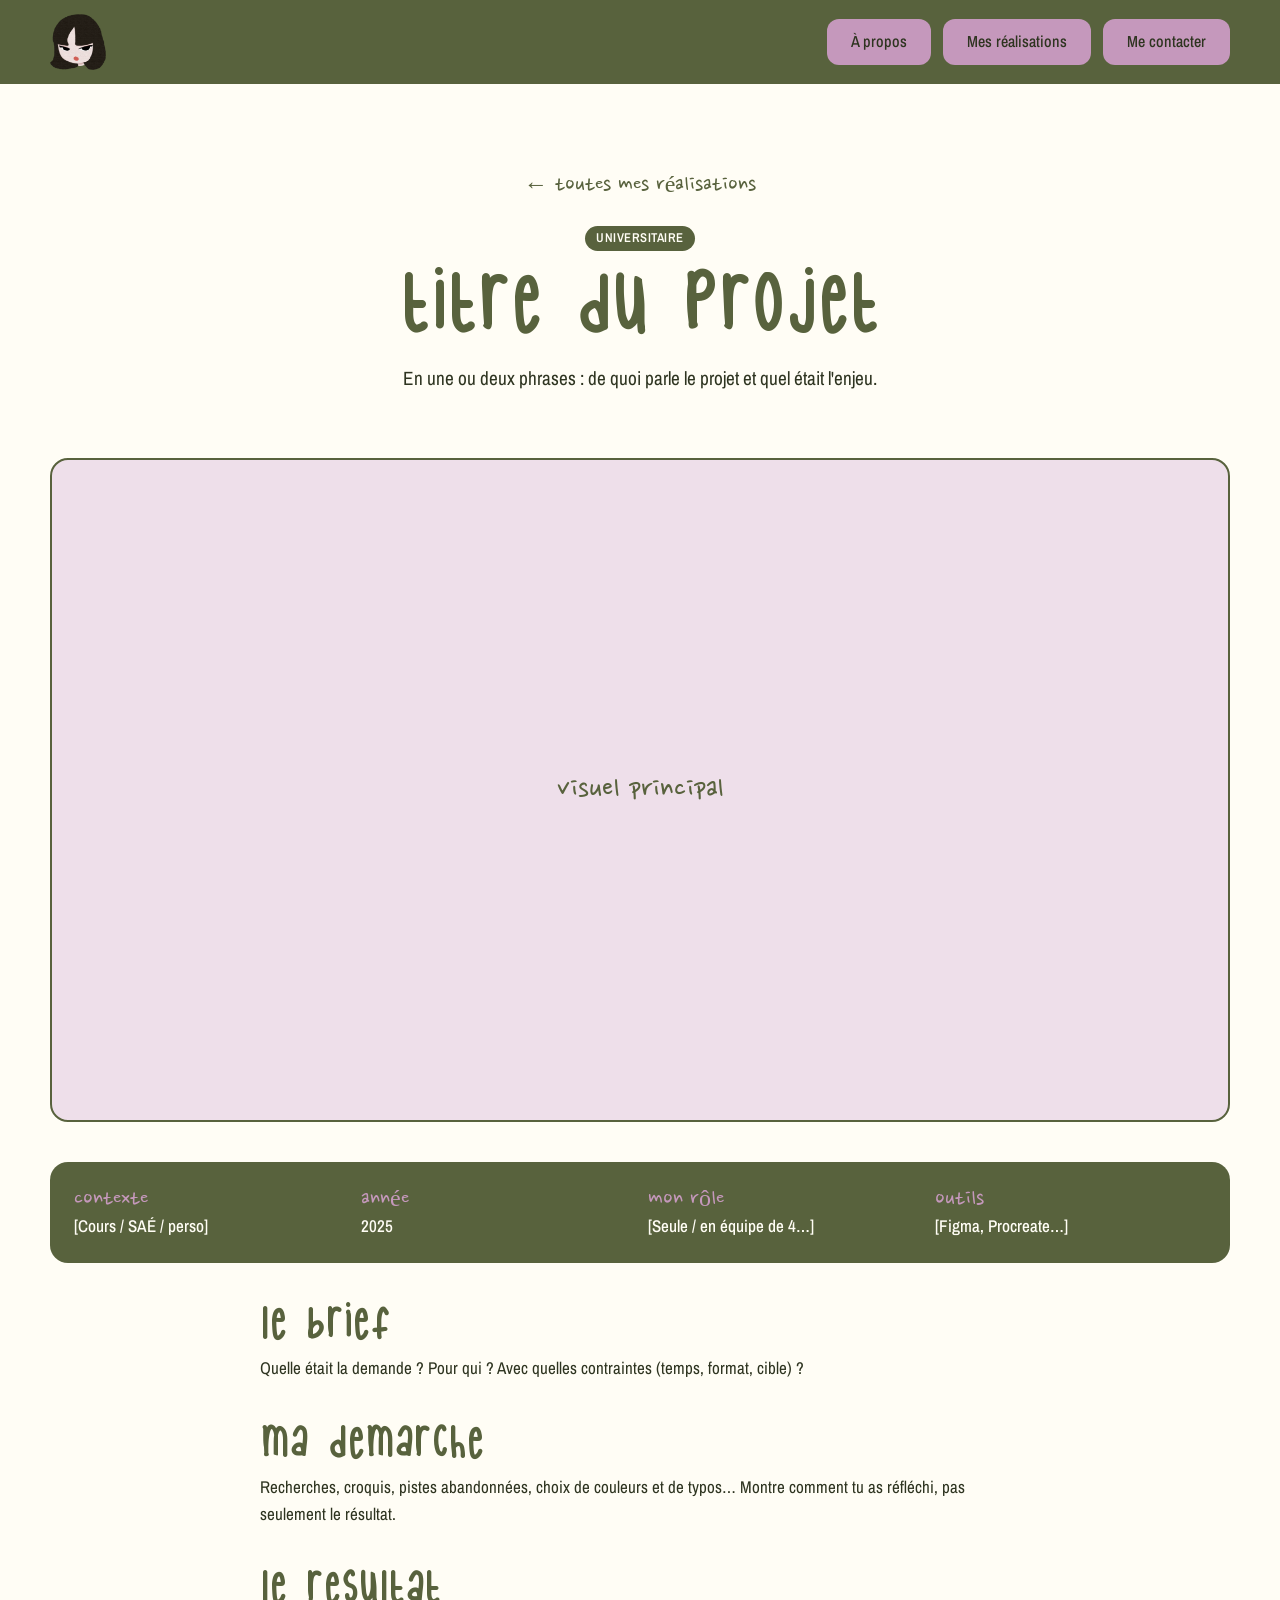
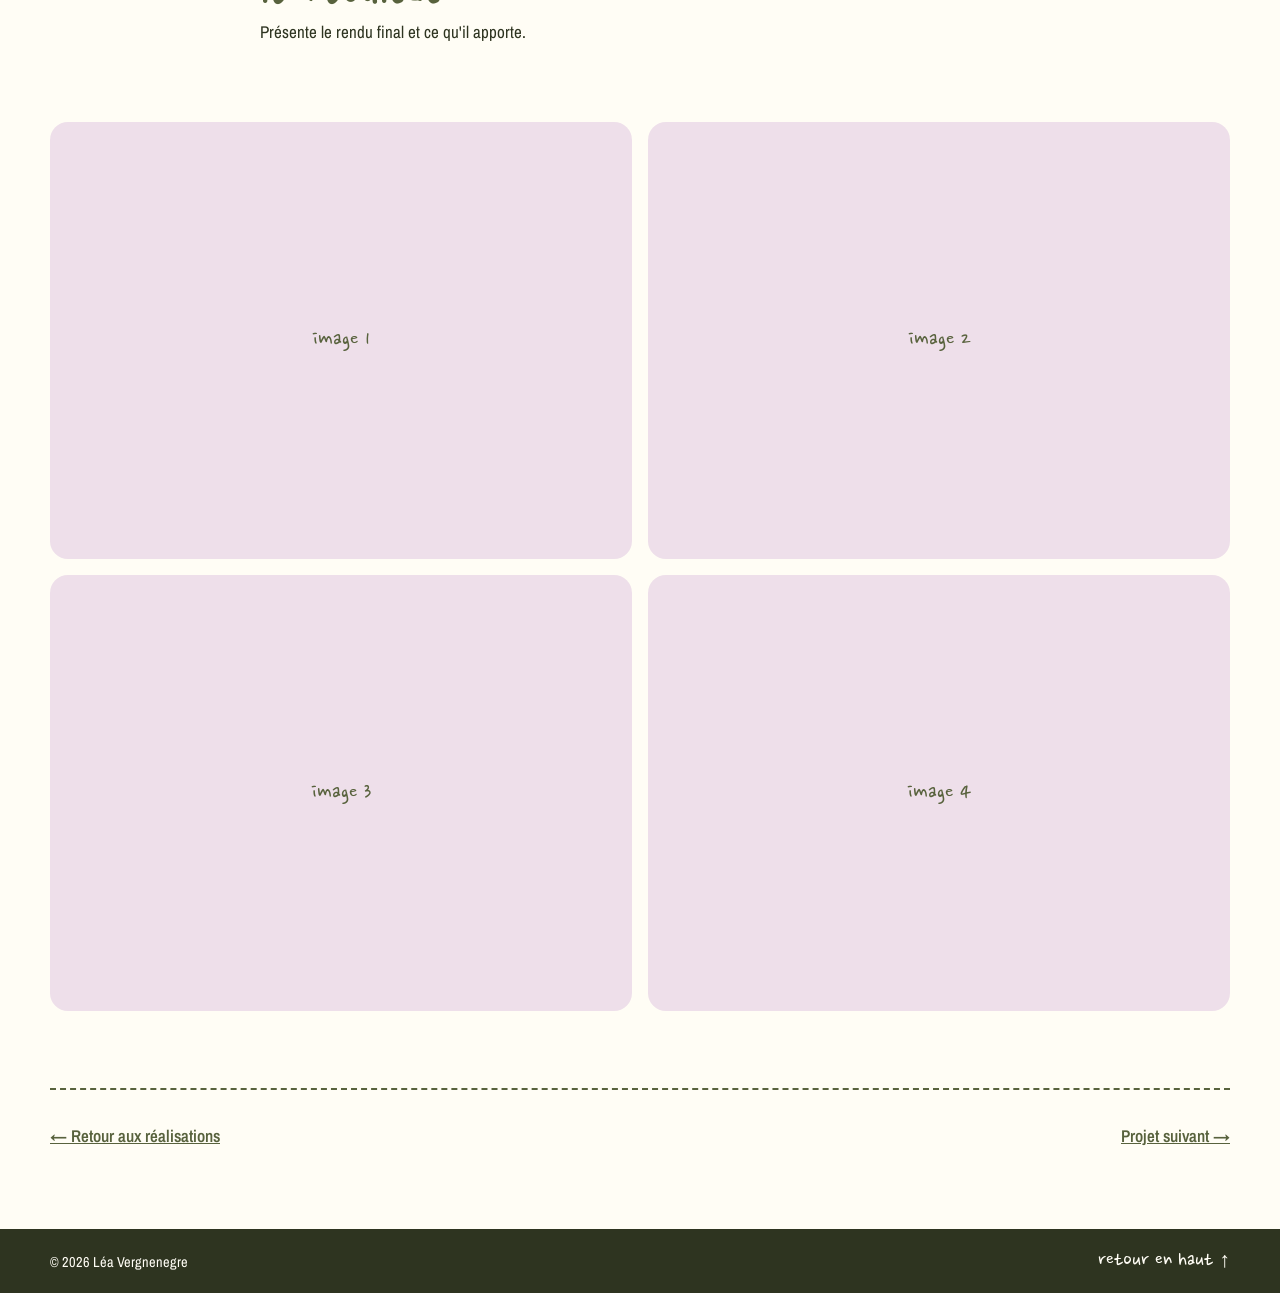
<file: projets/projet-exemple.html>
<!DOCTYPE html>
<html lang="fr">
<head>
  <meta charset="UTF-8" />
  <meta name="viewport" content="width=device-width, initial-scale=1.0" />
  <title>Titre du projet — Léa Vergnenegre</title>
  <meta name="description" content="Présentation du projet : contexte, démarche et résultat." />
  <link rel="icon" href="../assets/img/avatar/favicon.png" />
  <link rel="preconnect" href="https://fonts.googleapis.com" />
  <link rel="preconnect" href="https://fonts.gstatic.com" crossorigin />
  <link href="https://fonts.googleapis.com/css2?family=Archivo+Narrow:wght@400;500;600;700&family=Nanum+Pen+Script&display=swap" rel="stylesheet" />
  <link rel="stylesheet" href="../assets/css/style.css" />
  <script>document.documentElement.classList.add("js");</script>
</head>
<body>

  <!--
    MODÈLE DE PAGE PROJET
    Pour chaque projet : dupliquer ce fichier (ex. projets/identite-cafe.html),
    remplir les textes et images, puis faire pointer la carte de index.html dessus.
  -->

  <header class="header">
    <div class="header__inner">
      <a href="../index.html" class="header__logo" aria-label="Retour à l'accueil">
        <img src="../assets/img/avatar/avatar-tete.webp" alt="" width="56" height="57" />
      </a>

      <button class="header__burger" aria-expanded="false" aria-controls="menu" aria-label="Ouvrir le menu">
        <span></span><span></span>
      </button>

      <nav class="nav" id="menu" aria-label="Navigation principale">
        <a href="../index.html#a-propos" class="btn btn--lilas">À propos</a>
        <a href="../index.html#realisations" class="btn btn--lilas">Mes réalisations</a>
        <a href="../index.html#contact" class="btn btn--lilas">Me contacter</a>
      </nav>
    </div>
  </header>

  <main class="container">

    <section class="project-hero">
      <a href="../index.html#realisations" class="back hand">← toutes mes réalisations</a>
      <br />
      <span class="card__tag">Universitaire</span>
      <h1 class="title" data-reveal="up">titre du projet</h1>
      <p class="project-hero__lead" data-reveal="up">
        En une ou deux phrases : de quoi parle le projet et quel était l'enjeu.
      </p>
    </section>

    <div class="project-cover" data-reveal="scale">
      <!-- <img src="../assets/img/projets/nom-du-projet-cover.jpg" alt="Description du visuel" /> -->
      <span class="hand">visuel principal</span>
    </div>

    <dl class="project-meta" data-reveal="up">
      <div><dt>contexte</dt><dd>[Cours / SAÉ / perso]</dd></div>
      <div><dt>année</dt><dd>2025</dd></div>
      <div><dt>mon rôle</dt><dd>[Seule / en équipe de 4…]</dd></div>
      <div><dt>outils</dt><dd>[Figma, Procreate…]</dd></div>
    </dl>

    <div class="project-body">
      <section data-reveal="up">
        <h2>le brief</h2>
        <p>Quelle était la demande ? Pour qui ? Avec quelles contraintes (temps, format, cible) ?</p>
      </section>
      <section data-reveal="up">
        <h2>ma demarche</h2>
        <p>Recherches, croquis, pistes abandonnées, choix de couleurs et de typos… Montre comment tu as réfléchi, pas seulement le résultat.</p>
      </section>
      <section data-reveal="up">
        <h2>le resultat</h2>
        <p>Présente le rendu final et ce qu'il apporte.</p>
      </section>
    </div>

    <div class="project-gallery">
      <figure data-reveal="up"><span class="hand">image 1</span></figure>
      <figure data-reveal="up"><span class="hand">image 2</span></figure>
      <figure data-reveal="up"><span class="hand">image 3</span></figure>
      <figure data-reveal="up"><span class="hand">image 4</span></figure>
    </div>

    <!-- Facultatif : une section « ce que j'en retiens » (ce que tu as appris,
         ce que tu ferais différemment) peut se mettre ici. -->

    <nav class="project-nav" aria-label="Navigation entre projets">
      <a href="../index.html#realisations">← Retour aux réalisations</a>
      <a href="#">Projet suivant →</a>
    </nav>

  </main>

  <footer class="footer">
    <div class="container footer__inner">
      <span>© 2026 Léa Vergnenegre</span>
      <a href="#" class="hand">retour en haut ↑</a>
    </div>
  </footer>

  <script src="../assets/js/main.js"></script>
</body>
</html>
</file>
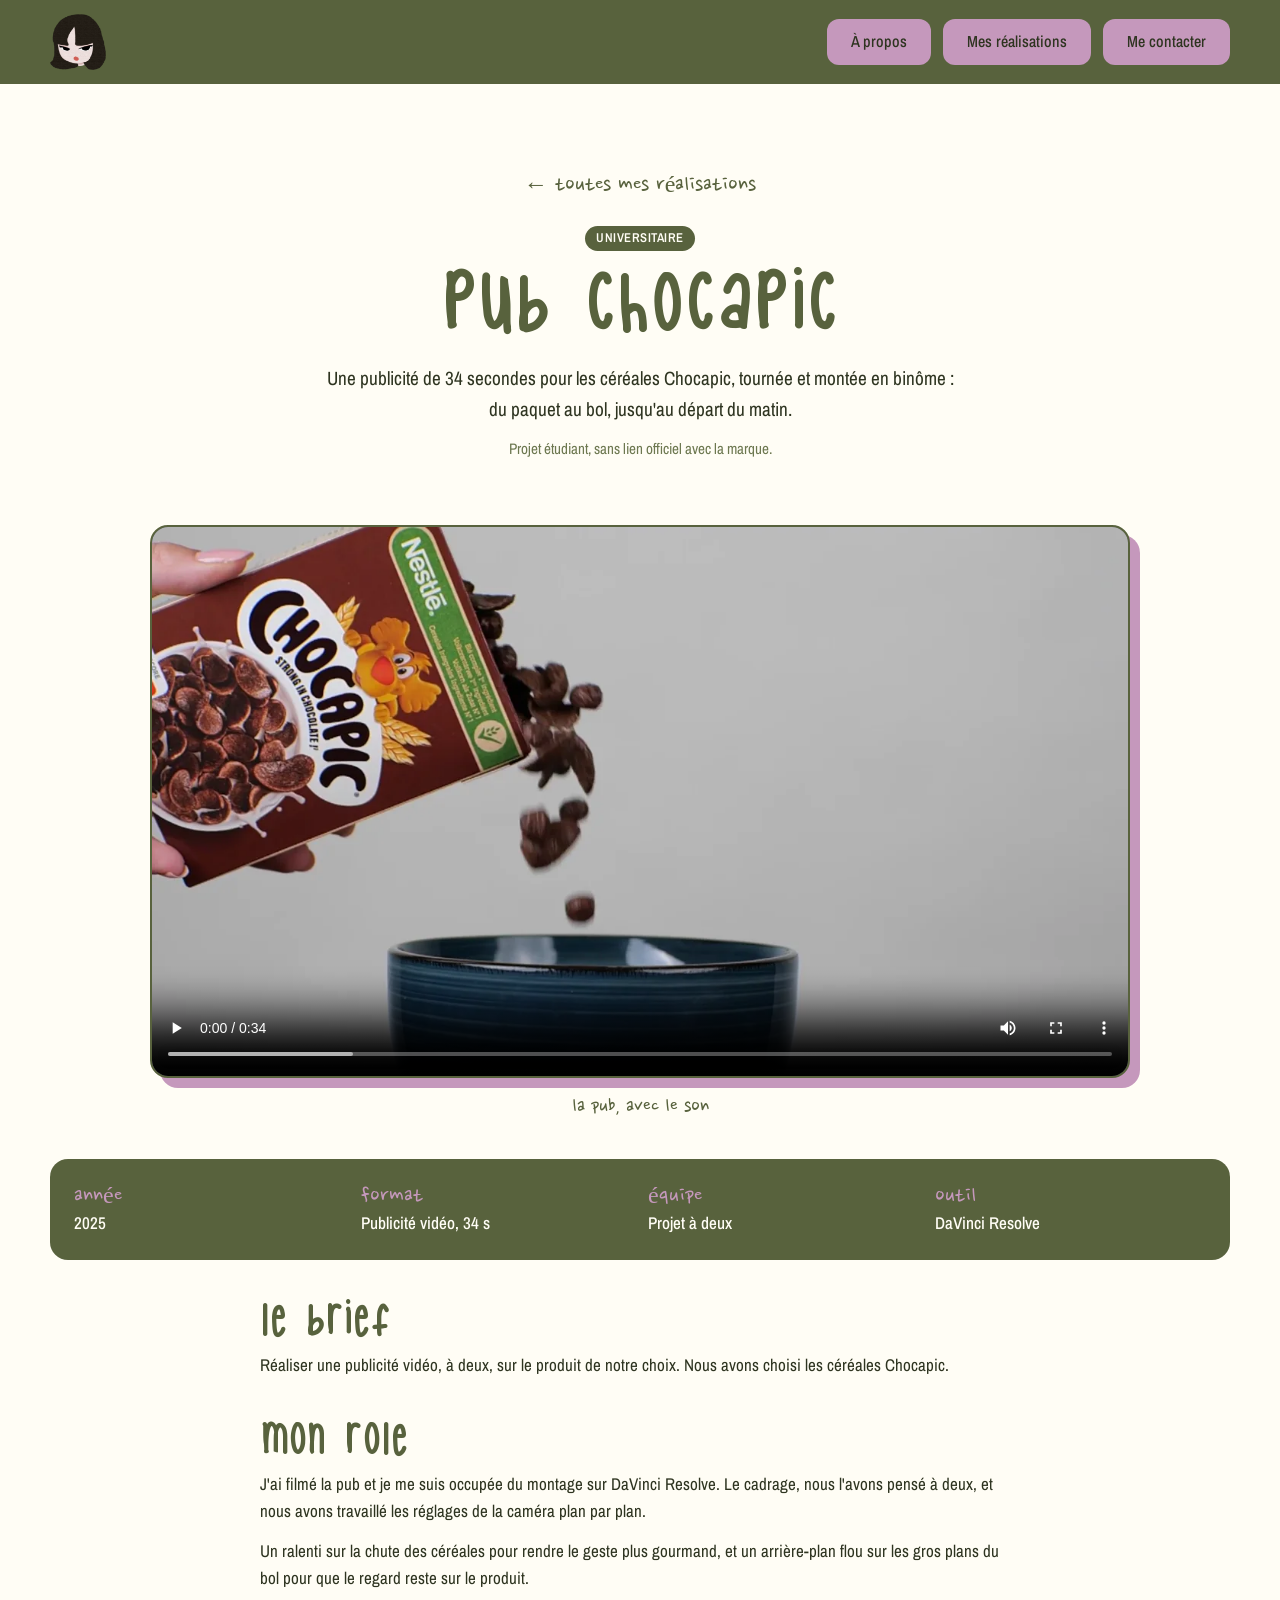
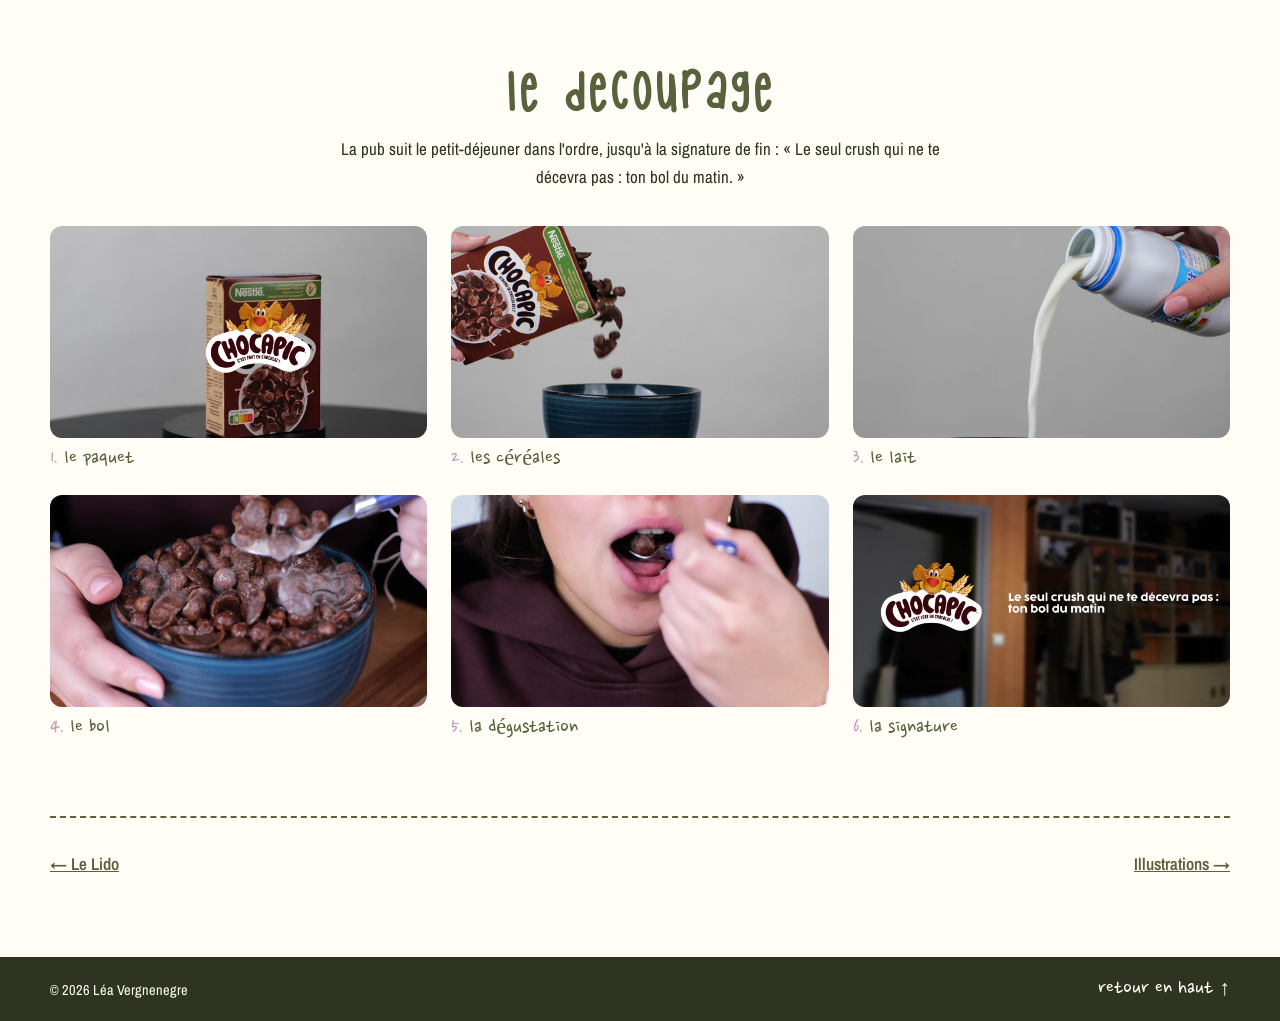
<file: projets/pub-chocapic.html>
<!DOCTYPE html>
<html lang="fr">
<head>
  <meta charset="UTF-8" />
  <meta name="viewport" content="width=device-width, initial-scale=1.0" />
  <title>Pub Chocapic — Léa Vergnenegre</title>
  <meta name="description" content="Publicité vidéo pour les céréales Chocapic, tournée en binôme et montée sur DaVinci Resolve. Projet universitaire." />
  <link rel="icon" href="../assets/img/avatar/favicon.png" />
  <link rel="preconnect" href="https://fonts.googleapis.com" />
  <link rel="preconnect" href="https://fonts.gstatic.com" crossorigin />
  <link href="https://fonts.googleapis.com/css2?family=Archivo+Narrow:wght@400;500;600;700&family=Nanum+Pen+Script&display=swap" rel="stylesheet" />
  <link rel="stylesheet" href="../assets/css/style.css" />
  <script>document.documentElement.classList.add("js");</script>
</head>
<body>

  <a class="skip-link" href="#contenu">Aller au contenu</a>

  <header class="header">
    <div class="header__inner">
      <a href="../index.html" class="header__logo" aria-label="Retour à l'accueil">
        <img src="../assets/img/avatar/avatar-tete.webp" alt="" width="56" height="57" />
      </a>

      <button class="header__burger" aria-expanded="false" aria-controls="menu" aria-label="Ouvrir le menu">
        <span></span><span></span>
      </button>

      <nav class="nav" id="menu" aria-label="Navigation principale">
        <a href="../index.html#a-propos" class="btn btn--lilas">À propos</a>
        <a href="../index.html#realisations" class="btn btn--lilas">Mes réalisations</a>
        <a href="../index.html#contact" class="btn btn--lilas">Me contacter</a>
      </nav>
    </div>
  </header>

  <main id="contenu" class="container">

    <!-- ===================== EN-TÊTE DU PROJET ===================== -->
    <section class="project-hero">
      <a href="../index.html#realisations" class="back hand">← toutes mes réalisations</a>
      <br />
      <span class="card__tag">Universitaire</span>
      <h1 class="title" data-reveal="up">pub chocapic</h1>
      <p class="project-hero__lead" data-reveal="up">
        Une publicité de 34 secondes pour les céréales Chocapic, tournée et montée en
        binôme : du paquet au bol, jusqu'au départ du matin.
      </p>
      <p class="project-hero__note" data-reveal="up">
        Projet étudiant, sans lien officiel avec la marque.
      </p>
    </section>

    <!-- ===================== LA VIDÉO ===================== -->
    <figure class="project-video" data-reveal="scale">
      <video controls playsinline preload="metadata" poster="../assets/img/projets/pub-chocapic/plan-2.webp" width="1920" height="1080" aria-label="Publicité Chocapic">
        <source src="../assets/img/projets/pub-chocapic/pub-chocapic.webm" type="video/webm" />
        <source src="../assets/img/projets/pub-chocapic/pub-chocapic.mp4" type="video/mp4" />
      </video>
      <figcaption class="hand">la pub, avec le son</figcaption>
    </figure>

    <dl class="project-meta" data-reveal="up">
      <div><dt>année</dt><dd>2025</dd></div>
      <div><dt>format</dt><dd>Publicité vidéo, 34 s</dd></div>
      <div><dt>équipe</dt><dd>Projet à deux</dd></div>
      <div><dt>outil</dt><dd>DaVinci Resolve</dd></div>
    </dl>

    <div class="project-body">
      <section data-reveal="up">
        <h2>le brief</h2>
        <p>
          Réaliser une publicité vidéo, à deux, sur le produit de notre choix. Nous avons
          choisi les céréales Chocapic.
        </p>
      </section>
      <section data-reveal="up">
        <h2>mon role</h2>
        <p>
          J'ai filmé la pub et je me suis occupée du montage sur DaVinci Resolve. Le
          cadrage, nous l'avons pensé à deux, et nous avons travaillé les réglages de la
          caméra plan par plan.
        </p>
        <p>
          Un ralenti sur la chute des céréales pour rendre le geste plus gourmand, et un
          arrière-plan flou sur les gros plans du bol pour que le regard reste sur le
          produit.
        </p>
      </section>
    </div>

    <!-- ===================== LE DÉCOUPAGE ===================== -->
    <section class="project-section">
      <h2 class="project-h2" data-reveal="up">le decoupage</h2>
      <p class="project-section__lead" data-reveal="up">
        La pub suit le petit-déjeuner dans l'ordre, jusqu'à la signature de fin :
        « Le seul crush qui ne te décevra pas : ton bol du matin. »
      </p>

      <ol class="shots">
        <li data-reveal="up">
          <img src="../assets/img/projets/pub-chocapic/plan-1.webp" alt="Le paquet de Chocapic sur un plateau tournant, fond gris" width="1280" height="720" loading="lazy" />
          <span class="hand">le paquet</span>
        </li>
        <li data-reveal="up">
          <img src="../assets/img/projets/pub-chocapic/plan-2.webp" alt="Les céréales tombent du paquet dans un bol bleu" width="1280" height="720" loading="lazy" />
          <span class="hand">les céréales</span>
        </li>
        <li data-reveal="up">
          <img src="../assets/img/projets/pub-chocapic/plan-3.webp" alt="Le lait est versé d'une bouteille, en gros plan" width="1280" height="720" loading="lazy" />
          <span class="hand">le lait</span>
        </li>
        <li data-reveal="up">
          <img src="../assets/img/projets/pub-chocapic/plan-4.webp" alt="Gros plan sur le bol de céréales et une cuillère, arrière-plan flou" width="1280" height="720" loading="lazy" />
          <span class="hand">le bol</span>
        </li>
        <li data-reveal="up">
          <img src="../assets/img/projets/pub-chocapic/plan-5.webp" alt="Une cuillerée de céréales portée à la bouche, en gros plan" width="1280" height="720" loading="lazy" />
          <span class="hand">la dégustation</span>
        </li>
        <li data-reveal="up">
          <img src="../assets/img/projets/pub-chocapic/plan-6.webp" alt="Plan de fin : logo Chocapic et slogan « Le seul crush qui ne te décevra pas : ton bol du matin »" width="1280" height="720" loading="lazy" />
          <span class="hand">la signature</span>
        </li>
      </ol>
    </section>

    <nav class="project-nav" aria-label="Navigation entre projets">
      <a href="lido.html">← Le Lido</a>
      <a href="illustrations.html">Illustrations →</a>
    </nav>

  </main>

  <footer class="footer">
    <div class="container footer__inner">
      <span>© 2026 Léa Vergnenegre</span>
      <a href="#" class="hand">retour en haut ↑</a>
    </div>
  </footer>

  <script src="../assets/js/main.js"></script>
</body>
</html>
</file>
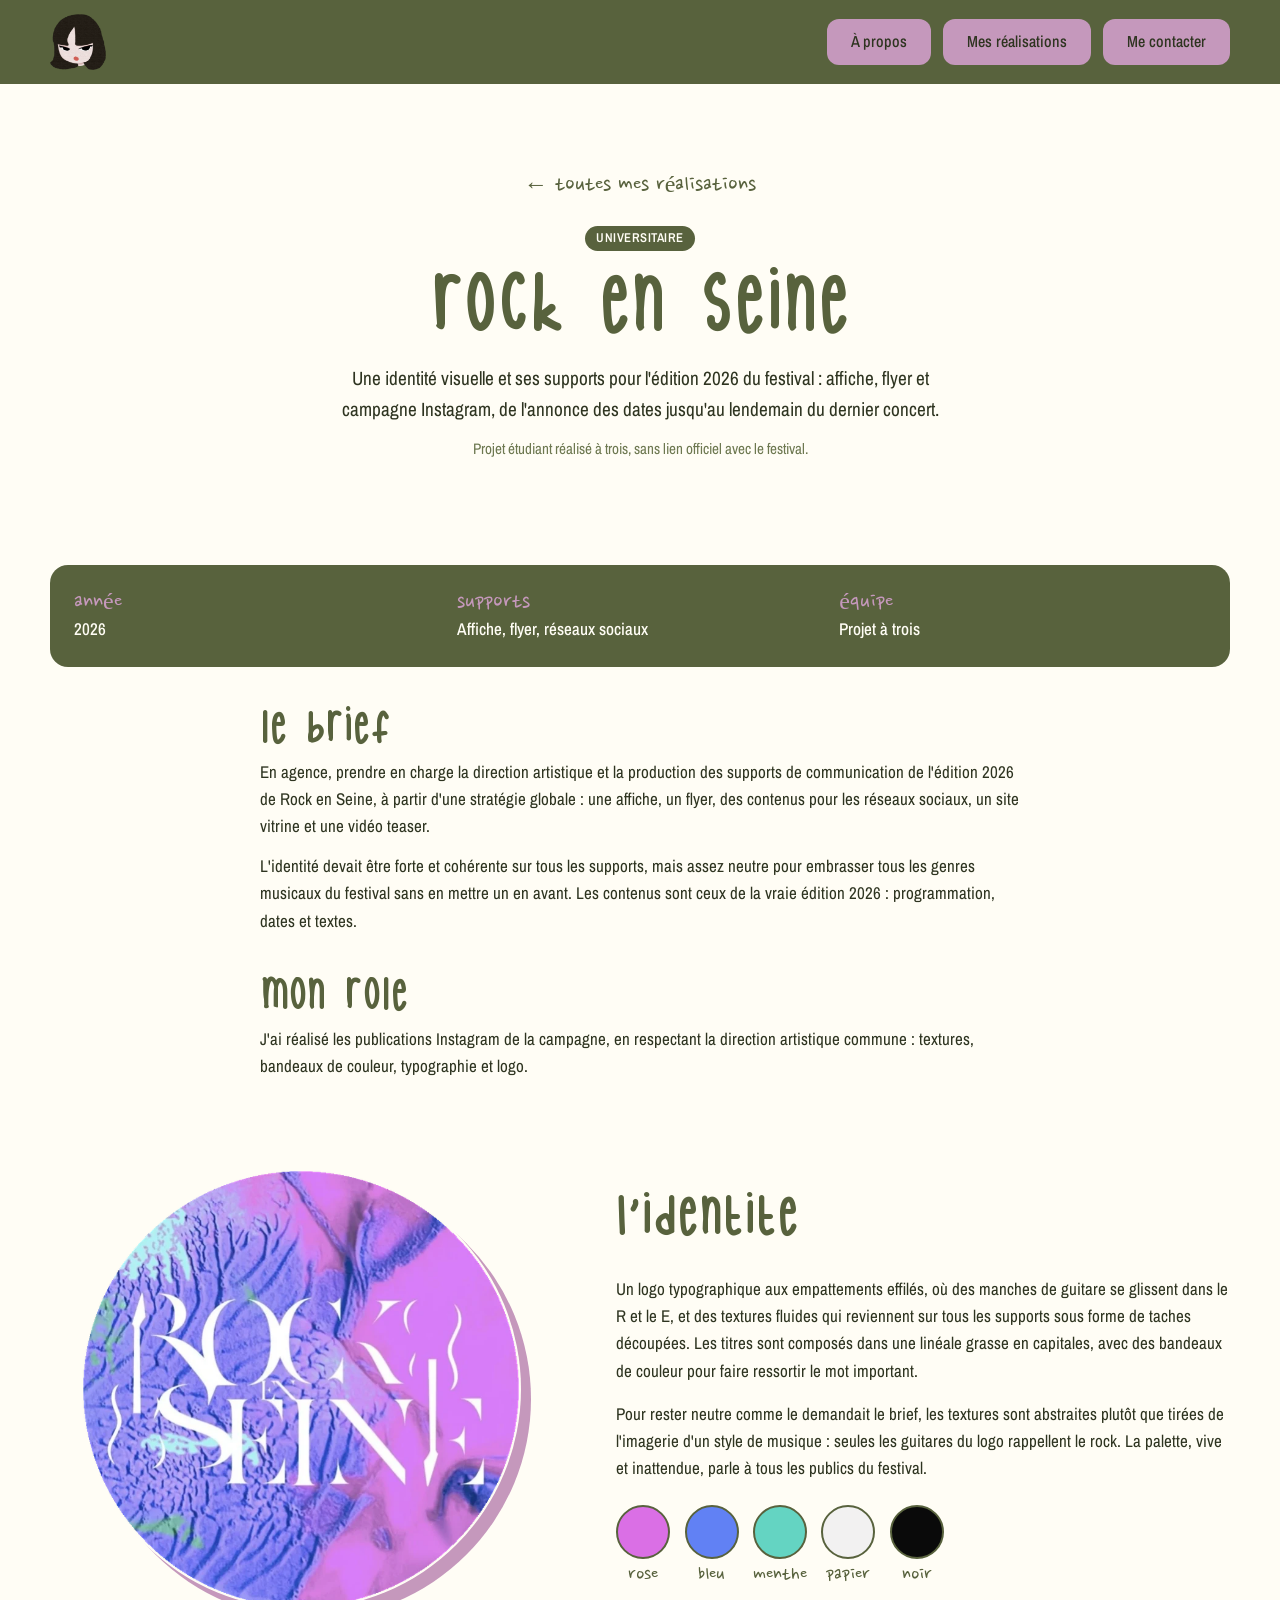
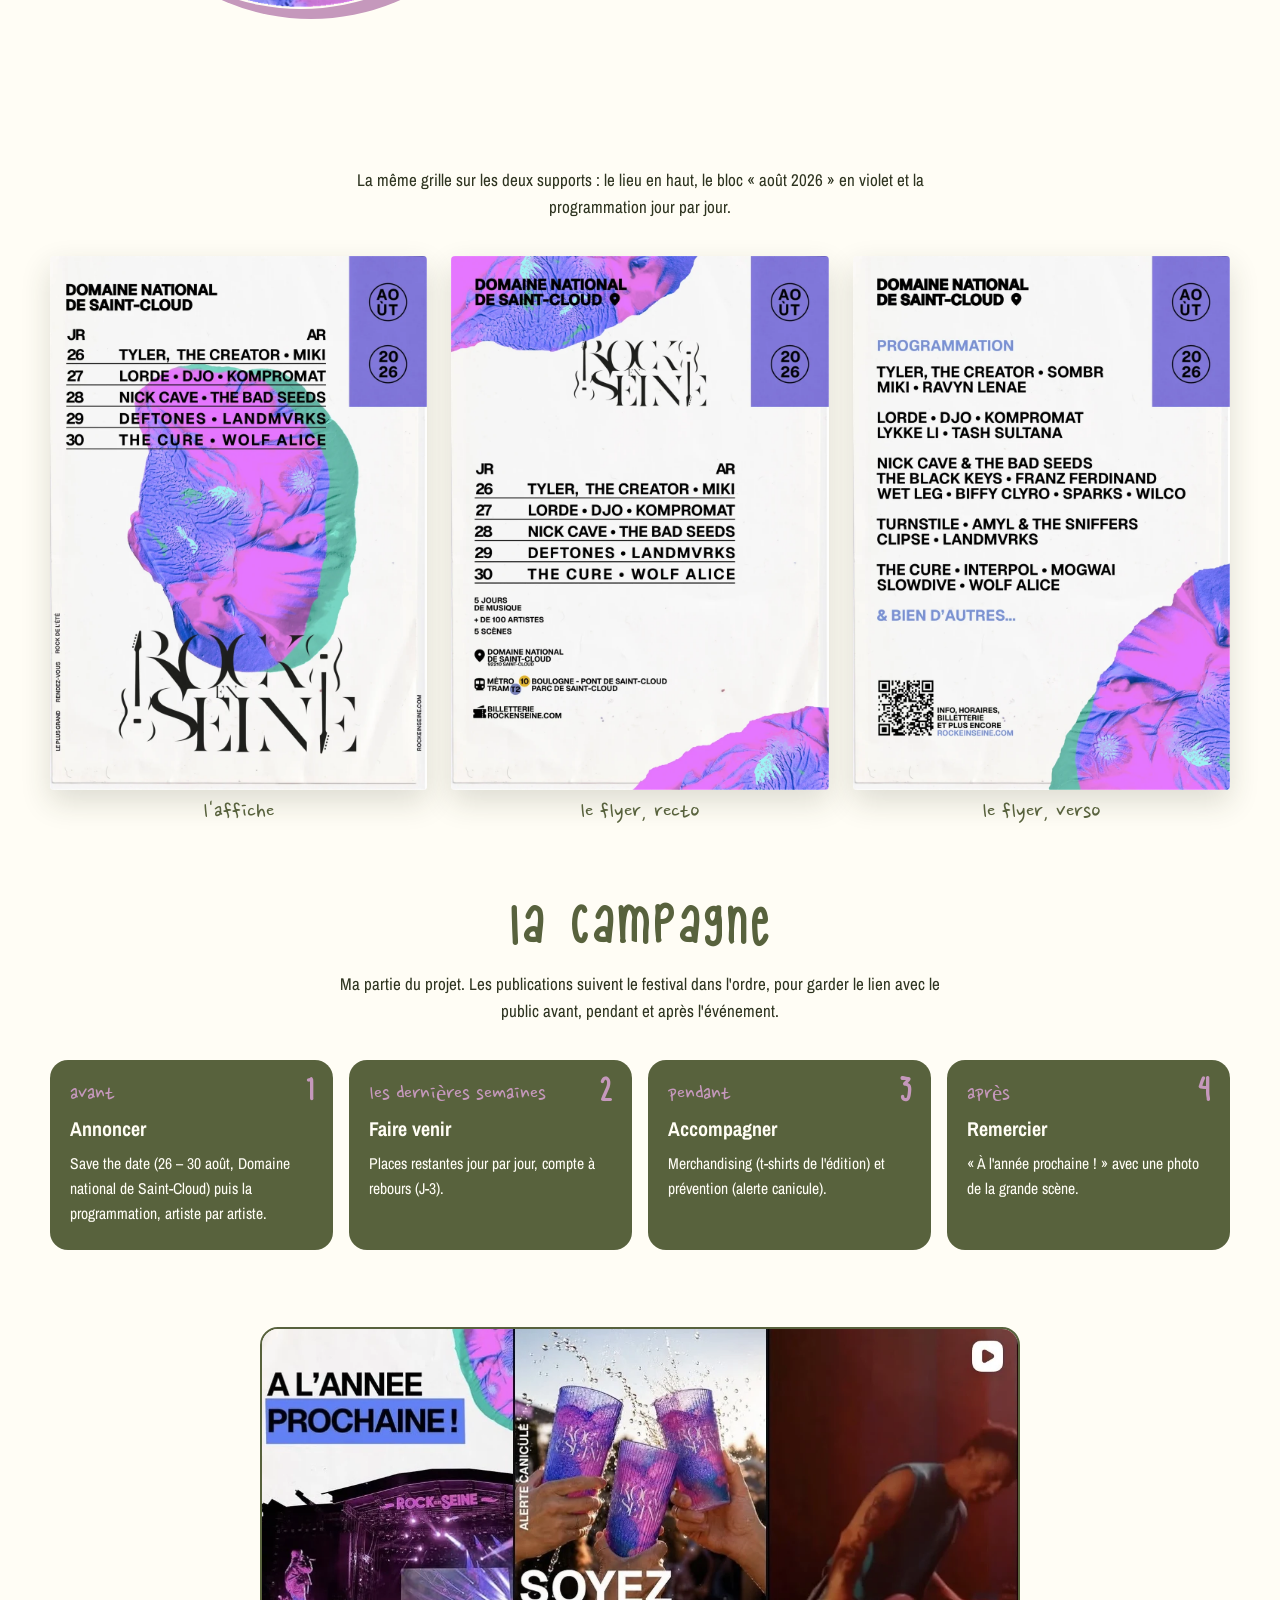
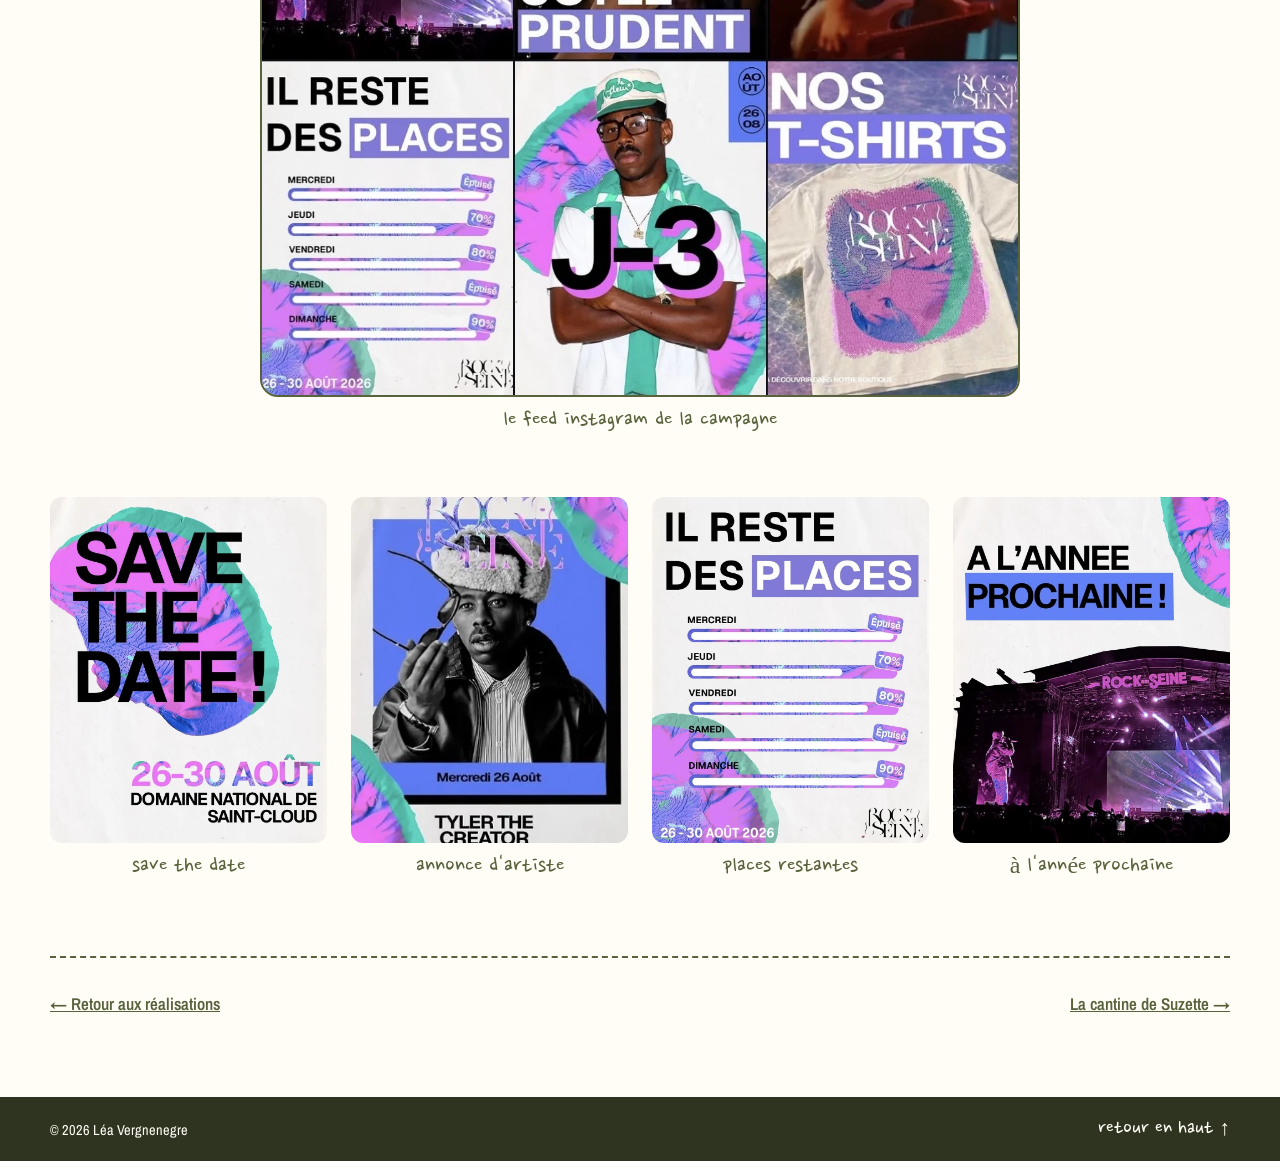
<file: projets/rock-en-seine.html>
<!DOCTYPE html>
<html lang="fr">
<head>
  <meta charset="UTF-8" />
  <meta name="viewport" content="width=device-width, initial-scale=1.0" />
  <title>Rock en Seine — Léa Vergnenegre</title>
  <meta name="description" content="Nouvelle identité visuelle et campagne Instagram pour l'édition 2026 du festival Rock en Seine. Projet universitaire en équipe de trois." />
  <link rel="icon" href="../assets/img/avatar/favicon.png" />
  <link rel="preconnect" href="https://fonts.googleapis.com" />
  <link rel="preconnect" href="https://fonts.gstatic.com" crossorigin />
  <link href="https://fonts.googleapis.com/css2?family=Archivo+Narrow:wght@400;500;600;700&family=Nanum+Pen+Script&display=swap" rel="stylesheet" />
  <link rel="stylesheet" href="../assets/css/style.css" />
  <script>document.documentElement.classList.add("js");</script>
</head>
<body>

  <a class="skip-link" href="#contenu">Aller au contenu</a>

  <header class="header">
    <div class="header__inner">
      <a href="../index.html" class="header__logo" aria-label="Retour à l'accueil">
        <img src="../assets/img/avatar/avatar-tete.webp" alt="" width="56" height="57" />
      </a>

      <button class="header__burger" aria-expanded="false" aria-controls="menu" aria-label="Ouvrir le menu">
        <span></span><span></span>
      </button>

      <nav class="nav" id="menu" aria-label="Navigation principale">
        <a href="../index.html#a-propos" class="btn btn--lilas">À propos</a>
        <a href="../index.html#realisations" class="btn btn--lilas">Mes réalisations</a>
        <a href="../index.html#contact" class="btn btn--lilas">Me contacter</a>
      </nav>
    </div>
  </header>

  <main id="contenu" class="container">

    <!-- ===================== EN-TÊTE DU PROJET ===================== -->
    <section class="project-hero">
      <a href="../index.html#realisations" class="back hand">← toutes mes réalisations</a>
      <br />
      <span class="card__tag">Universitaire</span>
      <h1 class="title" data-reveal="up">rock en seine</h1>
      <p class="project-hero__lead" data-reveal="up">
        Une identité visuelle et ses supports pour l'édition 2026 du festival : affiche,
        flyer et campagne Instagram, de l'annonce des dates jusqu'au lendemain du dernier
        concert.
      </p>
      <p class="project-hero__note" data-reveal="up">
        Projet étudiant réalisé à trois, sans lien officiel avec le festival.
      </p>
    </section>

    <dl class="project-meta" data-reveal="up">
      <div><dt>année</dt><dd>2026</dd></div>
      <div><dt>supports</dt><dd>Affiche, flyer, réseaux sociaux</dd></div>
      <div><dt>équipe</dt><dd>Projet à trois</dd></div>
    </dl>

    <div class="project-body">
      <section data-reveal="up">
        <h2>le brief</h2>
        <p>
          En agence, prendre en charge la direction artistique et la production des
          supports de communication de l'édition 2026 de Rock en Seine, à partir d'une
          stratégie globale : une affiche, un flyer, des contenus pour les réseaux
          sociaux, un site vitrine et une vidéo teaser.
        </p>
        <p>
          L'identité devait être forte et cohérente sur tous les supports, mais assez
          neutre pour embrasser tous les genres musicaux du festival sans en mettre un
          en avant. Les contenus sont ceux de la vraie édition 2026 : programmation,
          dates et textes.
        </p>
      </section>
      <section data-reveal="up">
        <h2>mon role</h2>
        <p>
          J'ai réalisé les publications Instagram de la campagne, en respectant la
          direction artistique commune : textures, bandeaux de couleur, typographie et
          logo.
        </p>
      </section>
    </div>

    <!-- ===================== L'IDENTITÉ ===================== -->
    <section class="project-split">
      <figure class="project-visual project-visual--round" data-reveal="scale">
        <img src="../assets/img/projets/rock-en-seine/logo.webp" alt="Logo Rock en Seine : lettrage blanc à empattements effilés sur une texture violette, rose et menthe" width="720" height="720" loading="lazy" />
      </figure>

      <div class="project-split__text">
        <h2 class="project-h2" data-reveal="up">l'identite</h2>
        <p data-reveal="up">
          Un logo typographique aux empattements effilés, où des manches de guitare se
          glissent dans le R et le E, et des textures fluides qui reviennent sur tous les
          supports sous forme de taches découpées. Les titres sont composés dans une
          linéale grasse en capitales, avec des bandeaux de couleur pour faire ressortir
          le mot important.
        </p>
        <p data-reveal="up">
          Pour rester neutre comme le demandait le brief, les textures sont abstraites
          plutôt que tirées de l'imagerie d'un style de musique : seules les guitares du
          logo rappellent le rock. La palette, vive et inattendue, parle à tous les
          publics du festival.
        </p>

        <ul class="swatches" data-reveal="up" aria-label="Palette de couleurs">
          <li style="--c: #DA6FE5"><span>rose</span></li>
          <li style="--c: #6181F4"><span>bleu</span></li>
          <li style="--c: #64D4C2"><span>menthe</span></li>
          <li style="--c: #F2F1F1"><span>papier</span></li>
          <li style="--c: #0A0A0A"><span>noir</span></li>
        </ul>
      </div>
    </section>

    <!-- ===================== L'AFFICHE ET LE FLYER ===================== -->
    <section class="project-section">
      <h2 class="project-h2" data-reveal="up">l'affiche et le flyer</h2>
      <p class="project-section__lead" data-reveal="up">
        La même grille sur les deux supports : le lieu en haut, le bloc « août 2026 » en
        violet et la programmation jour par jour.
      </p>

      <div class="project-gallery project-gallery--posts project-gallery--print">
        <figure data-reveal="up">
          <img src="../assets/img/projets/rock-en-seine/affiche.webp" alt="Affiche Rock en Seine 2026 : programmation du 26 au 30 août au-dessus d'une grande tache texturée rose, violette et menthe, logo noir en bas" width="1000" height="1414" loading="lazy" />
          <figcaption class="hand">l'affiche</figcaption>
        </figure>
        <figure data-reveal="up">
          <img src="../assets/img/projets/rock-en-seine/flyer-recto.webp" alt="Recto du flyer : logo, programmation jour par jour, chiffres clés, adresse, accès en métro et tram, billetterie" width="1000" height="1414" loading="lazy" />
          <figcaption class="hand">le flyer, recto</figcaption>
        </figure>
        <figure data-reveal="up">
          <img src="../assets/img/projets/rock-en-seine/flyer-verso.webp" alt="Verso du flyer : programmation complète par jour et QR code vers le site du festival" width="1000" height="1414" loading="lazy" />
          <figcaption class="hand">le flyer, verso</figcaption>
        </figure>
      </div>
    </section>

    <!-- ===================== LA CAMPAGNE ===================== -->
    <section class="project-section">
      <h2 class="project-h2" data-reveal="up">la campagne</h2>
      <p class="project-section__lead" data-reveal="up">
        Ma partie du projet. Les publications suivent le festival dans l'ordre, pour
        garder le lien avec le public avant, pendant et après l'événement.
      </p>

      <ol class="steps">
        <li data-reveal="up">
          <span class="steps__when hand">avant</span>
          <strong>Annoncer</strong>
          Save the date (26 – 30 août, Domaine national de Saint-Cloud) puis la
          programmation, artiste par artiste.
        </li>
        <li data-reveal="up">
          <span class="steps__when hand">les dernières semaines</span>
          <strong>Faire venir</strong>
          Places restantes jour par jour, compte à rebours (J-3).
        </li>
        <li data-reveal="up">
          <span class="steps__when hand">pendant</span>
          <strong>Accompagner</strong>
          Merchandising (t-shirts de l'édition) et prévention (alerte canicule).
        </li>
        <li data-reveal="up">
          <span class="steps__when hand">après</span>
          <strong>Remercier</strong>
          « À l'année prochaine ! » avec une photo de la grande scène.
        </li>
      </ol>
    </section>

    <!-- ===================== LES VISUELS ===================== -->
    <figure class="project-feature" data-reveal="scale">
      <img src="../assets/img/projets/rock-en-seine/feed.webp" alt="Grille du compte Instagram de la campagne : six publications aux couleurs du festival" width="1169" height="1030" loading="lazy" />
      <figcaption class="hand">le feed instagram de la campagne</figcaption>
    </figure>

    <div class="project-gallery project-gallery--posts">
      <figure data-reveal="up">
        <img src="../assets/img/projets/rock-en-seine/save-the-date.webp" alt="Publication « Save the date ! 26-30 août, Domaine national de Saint-Cloud »" width="1000" height="1259" loading="lazy" />
        <figcaption class="hand">save the date</figcaption>
      </figure>
      <figure data-reveal="up">
        <img src="../assets/img/projets/rock-en-seine/tyler.webp" alt="Annonce d'artiste : Tyler, The Creator, mercredi 26 août" width="388" height="510" loading="lazy" />
        <figcaption class="hand">annonce d'artiste</figcaption>
      </figure>
      <figure data-reveal="up">
        <img src="../assets/img/projets/rock-en-seine/places.webp" alt="Publication « Il reste des places » avec le taux de remplissage de chaque journée" width="1000" height="1259" loading="lazy" />
        <figcaption class="hand">places restantes</figcaption>
      </figure>
      <figure data-reveal="up">
        <img src="../assets/img/projets/rock-en-seine/annee-prochaine.webp" alt="Publication « À l'année prochaine ! » sur une photo de la grande scène" width="1000" height="1259" loading="lazy" />
        <figcaption class="hand">à l'année prochaine</figcaption>
      </figure>
    </div>

    <nav class="project-nav" aria-label="Navigation entre projets">
      <a href="../index.html#realisations">← Retour aux réalisations</a>
      <a href="cantine-suzette.html">La cantine de Suzette →</a>
    </nav>

  </main>

  <footer class="footer">
    <div class="container footer__inner">
      <span>© 2026 Léa Vergnenegre</span>
      <a href="#" class="hand">retour en haut ↑</a>
    </div>
  </footer>

  <script src="../assets/js/main.js"></script>
</body>
</html>
</file>
<file: assets/css/style.css>
/* ==========================================================================
   Portfolio Léa Vergnenegre
   Sommaire :
   1. Polices & variables
   2. Base
   3. Composants (boutons, titres, tags)
   4. En-tête
   5. Accueil
   6. À propos
   7. Réalisations
   8. Contact & pied de page
   9. Page projet
   10. Responsive
   11. Animations
   ========================================================================== */

/* 1. POLICES & VARIABLES ---------------------------------------------------
   Internet Friends est hébergée dans assets/fonts/. Elle n'a pas de lettres
   accentuées : les titres s'écrivent donc sans accents (« mes realisations »). */
@font-face {
  font-family: "Internet Friends";
  src: url("../fonts/internet-friends.woff2") format("woff2"),
       url("../fonts/internet-friends.ttf") format("truetype");
  font-display: swap;
}

:root {
  --lilas: #C598BC;
  --ivoire: #FFFDF5;
  --olive: #58623D;

  /* nuances dérivées, pour garder un texte lisible */
  --olive-fonce: #2E3420;   /* texte sur lilas / ivoire */
  --olive-clair: #6D7850;   /* survols */
  --lilas-pale: #EEDFEA;    /* fonds de vignettes */

  --font-titre: "Internet Friends", "Archivo Narrow", sans-serif;
  --font-manuscrite: "Nanum Pen Script", cursive;
  --font-texte: "Archivo Narrow", Arial, sans-serif;

  --radius: 18px;
  --container: 1180px;
  --header-h: 84px;

  --ease: cubic-bezier(0.16, 1, 0.3, 1);
  --ease-rebond: cubic-bezier(0.34, 1.56, 0.64, 1);
}

/* 2. BASE ------------------------------------------------------------------ */
*,
*::before,
*::after {
  box-sizing: border-box;
  margin: 0;
  padding: 0;
}

html {
  scroll-behavior: smooth;
  scroll-padding-top: var(--header-h);
}

body {
  background: var(--ivoire);
  color: var(--olive-fonce);
  font-family: var(--font-texte);
  font-size: 1.0625rem;
  line-height: 1.6;
  -webkit-font-smoothing: antialiased;
}

img {
  display: block;
  max-width: 100%;
  height: auto;
}

a {
  color: inherit;
}

ul {
  list-style: none;
}

button {
  font: inherit;
  cursor: pointer;
}

:focus-visible {
  outline: 3px solid var(--lilas);
  outline-offset: 3px;
}

.container {
  width: min(100% - 2.5rem, var(--container));
  margin-inline: auto;
}

.skip-link {
  position: absolute;
  left: 1rem;
  top: -100px;
  z-index: 100;
  padding: 0.6rem 1rem;
  background: var(--ivoire);
  border-radius: 8px;
}

.skip-link:focus {
  top: 1rem;
}

/* 3. COMPOSANTS ------------------------------------------------------------ */
.hand {
  font-family: var(--font-manuscrite);
  font-weight: 400;
  line-height: 1.1;
}

.title {
  font-family: var(--font-titre);
  font-weight: 400;
  font-size: clamp(2.6rem, 7vw, 4.75rem);
  line-height: 1;
  color: var(--olive);
  text-transform: lowercase;
  text-align: center;
}

.title--light {
  color: var(--ivoire);
}

.btn {
  display: inline-flex;
  align-items: center;
  justify-content: center;
  min-height: 46px;
  padding: 0.6rem 1.5rem;
  border-radius: 12px;
  font-family: var(--font-texte);
  font-weight: 500;
  font-size: 1rem;
  text-decoration: none;
  transition: background-color 0.2s ease, transform 0.2s ease;
}

.btn--lilas {
  background: var(--lilas);
  color: var(--olive-fonce);
}

.btn--lilas:hover {
  background: var(--ivoire);
  transform: translateY(-2px);
}

.btn--big {
  min-height: 60px;
  padding: 0.9rem 2.2rem;
  font-size: clamp(1.05rem, 2.4vw, 1.35rem);
}

.tags {
  display: flex;
  flex-wrap: wrap;
  gap: 0.5rem;
}

.tags li {
  padding: 0.3rem 0.9rem;
  border-radius: 999px;
  background: var(--ivoire);
  color: var(--olive);
  font-weight: 600;
  font-size: 0.9rem;
}

.tags--outline li {
  border: 2px solid var(--olive);
  background: transparent;
}

/* 4. EN-TÊTE --------------------------------------------------------------- */
.header {
  position: sticky;
  top: 0;
  z-index: 50;
  background: var(--olive);
  transition: box-shadow 0.3s ease;
}

.header.is-scrolled {
  box-shadow: 0 8px 24px rgba(46, 52, 32, 0.18);
}

.header__inner {
  display: flex;
  align-items: center;
  justify-content: space-between;
  gap: 1rem;
  height: var(--header-h);
  width: min(100% - 2.5rem, var(--container));
  margin-inline: auto;
}

.header__logo img {
  width: 56px;
  height: 56px;
  object-fit: contain;
  transition: rotate 0.5s var(--ease-rebond);
}

.header__logo:hover img {
  rotate: -12deg;
}

.nav {
  display: flex;
  gap: 0.75rem;
}

.header__burger {
  display: none;
}

/* 5. ACCUEIL --------------------------------------------------------------- */
.hero {
  position: relative;
  display: grid;
  place-items: center;
  min-height: calc(88vh - var(--header-h));
  padding: 3rem 1.25rem 4.5rem;
  overflow: hidden;
}

.hero__inner {
  display: flex;
  flex-direction: column;
  align-items: center;
}

.hero__avatar {
  width: clamp(190px, 30vw, 360px);
}

.hero__title-wrap {
  position: relative;
  /* le titre vient chevaucher le bas du visage, comme sur la maquette */
  margin-top: clamp(-7rem, -9vw, -3.5rem);
}

.hero__title {
  font-family: var(--font-titre);
  font-weight: 400;
  font-size: clamp(5rem, 17vw, 13rem);
  line-height: 0.9;
  color: var(--olive);
  text-transform: lowercase;
}

.hero__year,
.hero__by {
  position: absolute;
  bottom: -1rem;
  font-size: clamp(1.3rem, 2.4vw, 2rem);
  color: var(--olive-fonce);
}

.hero__year {
  left: 0.25rem;
}

.hero__by {
  right: -0.5rem;
  transform: rotate(-5deg);
}

/* 6. À PROPOS -------------------------------------------------------------- */
.about {
  background: var(--olive);
  padding-top: clamp(3rem, 6vw, 5rem);
  overflow: hidden;
}

.about__inner {
  display: grid;
  grid-template-columns: 1.15fr 0.85fr;
  align-items: end;
  gap: clamp(1.5rem, 4vw, 4rem);
}

.about__card {
  align-self: start;
  margin-bottom: clamp(3rem, 6vw, 5rem);
  padding: clamp(1.75rem, 4vw, 3rem);
  border-radius: var(--radius);
  background: var(--lilas);
}

.about__card .title {
  text-align: left;
}

.about__card .squiggle {
  margin: 0.5rem 0 1.5rem;
  color: var(--ivoire);
}

.about__card p + p {
  margin-top: 0.8rem;
}

.about__intro {
  font-size: 1.2rem;
}

.about__facts {
  display: grid;
  gap: 0.4rem;
  margin-block: 1.75rem;
  padding-block: 1.25rem;
  border-block: 1.5px dashed rgba(46, 52, 32, 0.35);
}

.about__facts .hand {
  display: inline-block;
  min-width: 7.5rem;
  font-size: 1.5rem;
  color: var(--ivoire);
}

.about__tools h3 {
  margin-bottom: 0.6rem;
  font-size: 1.6rem;
  color: var(--ivoire);
}

/* le buste est posé sur le bas de la section (marge négative = de la réserve
   pour qu'il puisse se pencher sans décoller du bord) */
.about__avatar {
  justify-self: center;
  width: min(100%, 420px);
  margin-bottom: -24px;
  transform-origin: 50% 100%;
}

/* 7. RÉALISATIONS ---------------------------------------------------------- */
.works {
  padding-block: clamp(4rem, 8vw, 6.5rem);
}

.works__sub {
  margin-top: 0.4rem;
  text-align: center;
  font-size: clamp(1.5rem, 3vw, 2rem);
  color: var(--olive);
}

.filters {
  display: flex;
  flex-wrap: wrap;
  justify-content: center;
  gap: 0.6rem;
  margin: 2.25rem 0 2.75rem;
}

.filter {
  padding: 0.5rem 1.2rem;
  border: 2px solid var(--olive);
  border-radius: 999px;
  background: transparent;
  color: var(--olive);
  font-weight: 600;
  transition: background-color 0.2s ease, color 0.2s ease;
}

.filter:hover {
  background: var(--lilas-pale);
}

.filter.is-active {
  background: var(--olive);
  color: var(--ivoire);
}

.grid {
  display: grid;
  grid-template-columns: repeat(3, 1fr);
  gap: clamp(1.25rem, 2.5vw, 2rem);
}

.card[hidden] {
  display: none;
}

.card__link {
  display: flex;
  flex-direction: column;
  height: 100%;
  overflow: hidden;
  border: 2px solid var(--olive);
  border-radius: var(--radius);
  background: var(--ivoire);
  text-decoration: none;
  transition: transform 0.25s ease, box-shadow 0.25s ease;
}

.card__link:hover {
  transform: translateY(-4px);
  box-shadow: 6px 6px 0 var(--lilas);
}

.card__thumb {
  display: grid;
  place-items: center;
  aspect-ratio: 4 / 3;
  background: var(--lilas-pale);
  border-bottom: 2px solid var(--olive);
  color: var(--olive);
  font-size: 1.6rem;
}

.card__thumb img {
  width: 100%;
  height: 100%;
  object-fit: cover;
}

.card__body {
  display: flex;
  flex-direction: column;
  flex: 1;
  gap: 0.4rem;
  padding: 1.25rem 1.35rem 1.4rem;
}

.card__tag {
  align-self: flex-start;
  padding: 0.15rem 0.7rem;
  border-radius: 999px;
  background: var(--olive);
  color: var(--ivoire);
  font-size: 0.8rem;
  font-weight: 600;
  text-transform: uppercase;
  letter-spacing: 0.04em;
}

.card__tag--perso {
  background: var(--lilas);
  color: var(--olive-fonce);
}

.card__title {
  font-size: 1.4rem;
  font-weight: 700;
  line-height: 1.2;
  color: var(--olive);
}

.card__desc {
  flex: 1;
  font-size: 0.98rem;
}

.card__meta {
  font-size: 0.85rem;
  font-weight: 600;
  color: var(--olive-clair);
}

/* 8. CONTACT & PIED DE PAGE ----------------------------------------------- */
.contact {
  padding-block: clamp(4rem, 8vw, 6.5rem);
  background: var(--olive);
  color: var(--ivoire);
}

.contact__inner {
  display: flex;
  flex-direction: column;
  align-items: center;
  text-align: center;
}

.contact__lead {
  margin: 0.75rem 0 2rem;
  font-size: clamp(1.6rem, 3.5vw, 2.3rem);
}

.contact__links {
  display: flex;
  flex-wrap: wrap;
  justify-content: center;
  gap: 0.5rem 1.75rem;
  margin-top: 2rem;
}

.contact__links a {
  font-weight: 600;
  text-underline-offset: 4px;
}

.contact__links a:hover {
  color: var(--lilas);
}

.footer {
  padding-block: 1.25rem;
  background: var(--olive-fonce);
  color: var(--ivoire);
  font-size: 0.9rem;
}

.footer__inner {
  display: flex;
  justify-content: space-between;
  align-items: center;
  gap: 1rem;
}

.footer a {
  font-size: 1.35rem;
  text-decoration: none;
}

/* 9. PAGE PROJET ----------------------------------------------------------- */
.project-hero {
  padding-block: clamp(3rem, 7vw, 5.5rem) clamp(2.5rem, 5vw, 4rem);
  text-align: center;
}

.project-hero .back {
  display: inline-block;
  margin-bottom: 1.5rem;
  font-size: 1.5rem;
  color: var(--olive);
  text-decoration: none;
}

.project-hero .card__tag {
  display: inline-block;
  margin-bottom: 1rem;
}

.project-hero__lead {
  max-width: 640px;
  margin: 1.25rem auto 0;
  font-size: 1.2rem;
}

.project-cover {
  aspect-ratio: 16 / 9;
  display: grid;
  place-items: center;
  overflow: hidden;
  border: 2px solid var(--olive);
  border-radius: var(--radius);
  background: var(--lilas-pale);
  color: var(--olive);
  font-size: 2rem;
}

.project-cover img {
  width: 100%;
  height: 100%;
  object-fit: cover;
}

.project-meta {
  display: grid;
  grid-template-columns: repeat(auto-fit, minmax(180px, 1fr));
  gap: 1rem;
  margin-block: 2.5rem;
  padding: 1.5rem;
  border-radius: var(--radius);
  background: var(--olive);
  color: var(--ivoire);
}

.project-meta dt {
  font-family: var(--font-manuscrite);
  font-size: 1.5rem;
  line-height: 1.1;
  color: var(--lilas);
}

.project-meta dd {
  font-weight: 500;
}

.project-body {
  display: grid;
  gap: 2.5rem;
  max-width: 760px;
  margin: 0 auto clamp(3rem, 6vw, 5rem);
}

.project-body p + p {
  margin-top: 0.8rem;
}

.project-body h2 {
  margin-bottom: 0.6rem;
  font-family: var(--font-titre);
  font-weight: 400;
  font-size: clamp(1.9rem, 4vw, 2.6rem);
  line-height: 1;
  color: var(--olive);
  text-transform: lowercase;
}

.project-gallery {
  display: grid;
  grid-template-columns: repeat(2, 1fr);
  gap: 1rem;
  margin-bottom: clamp(3rem, 6vw, 5rem);
}

.project-gallery figure {
  aspect-ratio: 4 / 3;
  display: grid;
  place-items: center;
  overflow: hidden;
  border-radius: var(--radius);
  background: var(--lilas-pale);
  color: var(--olive);
  font-size: 1.5rem;
}

.project-nav {
  display: flex;
  justify-content: space-between;
  gap: 1rem;
  padding-block: 2rem;
  border-top: 2px dashed var(--olive);
  margin-bottom: 3rem;
}

.project-nav a {
  font-weight: 600;
  color: var(--olive);
}

/* Blocs des pages projet ---------------------------------------------------- */
.project-hero__note {
  margin-top: 0.75rem;
  font-size: 0.95rem;
  color: var(--olive-clair);
}

.project-hero__cta {
  margin-top: 1.5rem;
}

.project-h2 {
  margin-bottom: 1rem;
  font-family: var(--font-titre);
  font-weight: 400;
  font-size: clamp(2.2rem, 5vw, 3.2rem);
  line-height: 1;
  color: var(--olive);
  text-transform: lowercase;
}

.project-split {
  display: grid;
  grid-template-columns: 0.9fr 1.1fr;
  align-items: center;
  gap: clamp(2rem, 5vw, 4.5rem);
  margin-block: clamp(3.5rem, 7vw, 6rem);
}

.project-split__text {
  display: grid;
  gap: 1rem;
  min-width: 0;
}

.project-visual img {
  width: min(100%, 440px);
  margin-inline: auto;
  border-radius: var(--radius);
  box-shadow: 10px 10px 0 var(--lilas);
}

.project-visual figcaption {
  margin-top: 1.1rem;
  text-align: center;
  font-family: var(--font-manuscrite);
  font-size: 1.4rem;
  line-height: 1.1;
  color: var(--olive);
}

.project-visual--round img {
  border-radius: 50%;
}

.swatches {
  display: flex;
  flex-wrap: wrap;
  gap: 0.9rem;
  margin-top: 0.5rem;
}

.swatches li {
  display: grid;
  justify-items: center;
  gap: 0.35rem;
  font-family: var(--font-manuscrite);
  font-size: 1.3rem;
  line-height: 1;
  color: var(--olive);
}

.swatches li::before {
  content: "";
  width: 54px;
  height: 54px;
  border-radius: 50%;
  border: 2px solid var(--olive);
  background: var(--c);
}

.project-section {
  margin-bottom: clamp(3rem, 6vw, 5rem);
  text-align: center;
}

.project-section__lead {
  max-width: 620px;
  margin: 0 auto 2.25rem;
}

.steps {
  display: grid;
  grid-template-columns: repeat(4, 1fr);
  gap: 1rem;
  list-style: none;
  counter-reset: step;
  text-align: left;
}

.steps li {
  position: relative;
  display: grid;
  align-content: start;
  gap: 0.35rem;
  padding: 1.4rem 1.25rem 1.5rem;
  border-radius: var(--radius);
  background: var(--olive);
  color: var(--ivoire);
  font-size: 0.98rem;
  counter-increment: step;
}

/* le numéro reflète l'ordre réel de publication */
.steps li::after {
  content: counter(step);
  position: absolute;
  top: 0.9rem;
  right: 1.1rem;
  font-family: var(--font-titre);
  font-size: 2rem;
  line-height: 1;
  color: var(--lilas);
}

.steps__when {
  font-size: 1.45rem;
  color: var(--lilas);
}

.steps strong {
  font-size: 1.25rem;
}

.project-feature {
  max-width: 760px;
  margin: 0 auto clamp(2.5rem, 5vw, 4rem);
}

.project-feature img {
  border-radius: var(--radius);
  border: 2px solid var(--olive);
}

.project-feature figcaption,
.project-gallery--posts figcaption {
  margin-top: 0.6rem;
  text-align: center;
  font-size: 1.5rem;
  color: var(--olive);
}

.project-gallery--posts {
  grid-template-columns: repeat(4, 1fr);
  gap: clamp(0.9rem, 2vw, 1.5rem);
}

.project-gallery--posts figure {
  display: block;
  aspect-ratio: auto;
  overflow: visible;
  background: none;
  border-radius: 0;
}

.project-gallery--posts img {
  width: 100%;
  aspect-ratio: 4 / 5;
  object-fit: cover;
  border-radius: 12px;
  transition: transform 0.35s var(--ease), box-shadow 0.35s var(--ease);
}

.project-gallery--print {
  grid-template-columns: repeat(3, 1fr);
  margin-bottom: 0;
}

.project-gallery--print img {
  aspect-ratio: auto;
  border-radius: 4px;
  box-shadow: 0 12px 30px rgba(46, 52, 32, 0.16);
}

.project-gallery--posts figure:hover img {
  transform: translateY(-6px) rotate(-1.5deg);
  box-shadow: 8px 8px 0 var(--lilas);
}

/* Captures d'écran d'un site, présentées dans une fenêtre de navigateur */
.screens {
  display: grid;
  gap: clamp(2.5rem, 5vw, 4rem);
  max-width: 980px;
  margin: 0 auto clamp(3rem, 6vw, 5rem);
  counter-reset: screen;
  text-align: left;
}

.screen {
  display: grid;
  gap: 1rem;
  counter-increment: screen;
}

.screen__frame {
  overflow: hidden;
  border: 2px solid var(--olive);
  border-radius: var(--radius);
  background: var(--ivoire);
  transition: transform 0.35s var(--ease), box-shadow 0.35s var(--ease);
}

.screen:hover .screen__frame {
  transform: translateY(-4px);
  box-shadow: 8px 8px 0 var(--lilas);
}

.screen__frame img {
  width: 100%;
}

.screen__bar {
  display: flex;
  gap: 6px;
  padding: 0.6rem 0.9rem;
  border-bottom: 2px solid var(--olive);
  background: var(--lilas-pale);
}

.screen__bar span {
  width: 10px;
  height: 10px;
  border-radius: 50%;
  background: var(--olive);
}

.screen figcaption {
  display: grid;
  grid-template-columns: auto 1fr;
  column-gap: 1rem;
  align-items: baseline;
}

/* le numéro suit l'ordre des sections sur le site */
.screen figcaption::before {
  content: counter(screen);
  grid-row: span 2;
  font-family: var(--font-titre);
  font-size: 2.4rem;
  line-height: 1;
  color: var(--lilas);
}

.screen figcaption strong {
  font-size: 1.25rem;
  color: var(--olive);
}

/* Vidéo d'un projet ------------------------------------------------------ */
.project-video {
  max-width: 980px;
  margin: 0 auto clamp(1rem, 3vw, 2rem);
}

.project-video video {
  display: block;
  width: 100%;
  height: auto;
  border: 2px solid var(--olive);
  border-radius: var(--radius);
  background: var(--olive-fonce);
  box-shadow: 10px 10px 0 var(--lilas);
}

.project-video figcaption {
  margin-top: 1rem;
  text-align: center;
  font-size: 1.4rem;
  color: var(--olive);
}

/* Plans clés d'une vidéo, dans l'ordre du montage */
.shots {
  display: grid;
  grid-template-columns: repeat(3, 1fr);
  gap: clamp(1rem, 2vw, 1.5rem);
  counter-reset: shot;
  list-style: none;
  text-align: left;
}

.shots li {
  display: grid;
  gap: 0.5rem;
  counter-increment: shot;
}

.shots img {
  width: 100%;
  aspect-ratio: 16 / 9;
  object-fit: cover;
  border-radius: 12px;
}

.shots .hand {
  font-size: 1.4rem;
  color: var(--olive);
}

.shots .hand::before {
  content: counter(shot) ". ";
  color: var(--lilas);
}

/* Galerie d'illustrations ------------------------------------------------- */
.gallery {
  columns: 3 260px;
  column-gap: 1.25rem;
  margin-bottom: clamp(3rem, 6vw, 5rem);
}

/* tant qu'il n'y a qu'un dessin, il est centré en grand */
.gallery:has(> li:only-child) {
  columns: 1;
  max-width: 560px;
  margin-inline: auto;
}

.gallery li {
  break-inside: avoid;
  margin-bottom: 1.5rem;
}

.gallery__item {
  display: block;
  width: 100%;
  padding: 0;
  overflow: hidden;
  border: 2px solid var(--olive);
  border-radius: var(--radius);
  background: none;
  cursor: zoom-in;
  transition: box-shadow 0.35s var(--ease), transform 0.35s var(--ease);
}

.gallery__item img,
.gallery__item video {
  display: block;
  width: 100%;
  height: auto;
  transition: transform 0.6s var(--ease);
}

.gallery__item:hover {
  transform: translateY(-4px) rotate(-1deg);
  box-shadow: 8px 8px 0 var(--lilas);
}

.gallery__item:hover img,
.gallery__item:hover video {
  transform: scale(1.04);
}

.gallery__caption {
  display: flex;
  justify-content: center;
  align-items: baseline;
  gap: 0.5rem;
  margin-top: 0.5rem;
  color: var(--olive);
}

.gallery__caption .hand {
  font-size: 1.4rem;
}

.gallery__tool {
  font-size: 0.75rem;
  font-weight: 600;
  letter-spacing: 0.04em;
  text-transform: uppercase;
  color: var(--olive-clair);
}

.lightbox {
  width: 100%;
  max-width: none;
  height: 100%;
  max-height: none;
  margin: 0;
  padding: 1.5rem;
  border: 0;
  background: transparent;
  place-items: center;
}

.lightbox[open] {
  display: grid;
  grid-template-columns: auto 1fr auto;
  align-items: center;
  gap: 1rem;
  animation: lightbox-in 0.45s var(--ease) both;
}

.lightbox::backdrop {
  background: rgba(30, 34, 20, 0.9);
}

@keyframes lightbox-in {
  from {
    opacity: 0;
    transform: scale(0.95);
  }
  to {
    opacity: 1;
    transform: none;
  }
}

.lightbox__figure {
  grid-column: 2;
  display: grid;
  justify-items: center;
  gap: 0.75rem;
  min-width: 0;
}

.lightbox__figure [hidden] {
  display: none;
}

.lightbox__figure img,
.lightbox__figure video {
  max-width: 100%;
  max-height: 80vh;
  object-fit: contain;
  border-radius: 12px;
}

.lightbox__figure figcaption {
  font-size: 1.8rem;
  color: var(--ivoire);
}

.lightbox__close,
.lightbox__nav {
  display: grid;
  place-items: center;
  width: 48px;
  height: 48px;
  border: 0;
  border-radius: 50%;
  background: var(--lilas);
  color: var(--olive-fonce);
  font-size: 1.4rem;
  line-height: 1;
  transition: background-color 0.2s ease, transform 0.2s ease;
}

.lightbox__close:hover,
.lightbox__nav:hover {
  background: var(--ivoire);
  transform: scale(1.06);
}

.lightbox__close {
  position: absolute;
  top: 1.25rem;
  right: 1.25rem;
  font-size: 1.8rem;
}

.lightbox__nav[hidden] {
  display: none;
}

.lightbox__nav--prev {
  grid-column: 1;
}

.lightbox__nav--next {
  grid-column: 3;
}

/* 10. RESPONSIVE ----------------------------------------------------------- */
@media (max-width: 960px) {
  .grid {
    grid-template-columns: repeat(2, 1fr);
  }

  .project-meta {
    grid-template-columns: repeat(2, 1fr);
  }

  .steps {
    grid-template-columns: repeat(2, 1fr);
  }

  .project-gallery--posts {
    grid-template-columns: repeat(2, 1fr);
  }

  .project-gallery--print {
    grid-template-columns: repeat(3, 1fr);
  }
}

@media (max-width: 760px) {
  :root {
    --header-h: 70px;
  }

  .header__logo img {
    width: 46px;
    height: 46px;
  }

  /* menu burger */
  .header__burger {
    display: grid;
    gap: 6px;
    place-content: center;
    width: 46px;
    height: 46px;
    border: 0;
    border-radius: 12px;
    background: var(--lilas);
  }

  .header__burger span {
    display: block;
    width: 20px;
    height: 2px;
    background: var(--olive-fonce);
    transition: transform 0.25s ease;
  }

  .header__burger[aria-expanded="true"] span:first-child {
    transform: translateY(4px) rotate(45deg);
  }

  .header__burger[aria-expanded="true"] span:last-child {
    transform: translateY(-4px) rotate(-45deg);
  }

  .nav {
    position: absolute;
    top: var(--header-h);
    left: 0;
    right: 0;
    flex-direction: column;
    padding: 1rem 1.25rem 1.5rem;
    background: var(--olive);
    display: none;
  }

  .nav.is-open {
    display: flex;
  }

  .about__inner {
    grid-template-columns: 1fr;
  }

  .about__card {
    margin-bottom: 0;
  }

  .about__avatar {
    width: min(75%, 320px);
  }

  .about__facts .hand {
    display: block;
    min-width: 0;
  }

  .grid,
  .project-gallery {
    grid-template-columns: 1fr;
  }

  .project-gallery--posts {
    grid-template-columns: repeat(2, 1fr);
  }

  .shots {
    grid-template-columns: repeat(2, 1fr);
  }

  .project-gallery--print {
    grid-template-columns: 1fr;
    max-width: 420px;
    margin-inline: auto;
  }

  .project-split,
  .steps {
    grid-template-columns: 1fr;
  }

  .project-visual img {
    width: min(80%, 320px);
  }

  .hero {
    min-height: 0;
    padding-block: 3.5rem 5rem;
  }

  .hero__avatar {
    width: min(68vw, 300px);
  }

  .hero__title {
    font-size: 24vw;
  }

  .footer__inner {
    flex-direction: column;
  }
}

/* 11. ANIMATIONS -----------------------------------------------------------
   Les états de départ ne s'appliquent que si JavaScript tourne (classe .js
   posée dans le <head>) : sans JS, tout reste visible. */

/* Gribouillis sous les titres, qui se dessine */
.squiggle {
  display: block;
  width: clamp(140px, 18vw, 220px);
  height: auto;
  margin: 0.5rem auto 0;
  overflow: visible;
  color: var(--lilas);
}

.squiggle path {
  fill: none;
  stroke: currentColor;
  stroke-width: 4;
  stroke-linecap: round;
  stroke-dasharray: 1;
  stroke-dashoffset: 0;
}

.js .squiggle path {
  stroke-dashoffset: 1;
  transition: stroke-dashoffset 1.3s var(--ease) calc(var(--delay, 0s) + 0.35s);
}

.js .squiggle.is-visible path {
  stroke-dashoffset: 0;
}

/* Accueil : l'avatar arrive puis se balance doucement */
.js .hero__avatar {
  opacity: 0;
}

.hero.is-ready .hero__avatar {
  transform-origin: 50% 85%;
  animation:
    avatar-in 1.1s var(--ease) both,
    balance 7s ease-in-out 1.1s infinite;
}

@keyframes avatar-in {
  from {
    opacity: 0;
    transform: translateY(50px) scale(0.88);
  }
  to {
    opacity: 1;
    transform: none;
  }
}

@keyframes balance {
  0%, 100% { rotate: 0deg; }
  25% { rotate: 2.5deg; }
  75% { rotate: -2.5deg; }
}

/* « Portfolio » lettre par lettre */
.hero__title .letter {
  display: inline-block;
  transition: translate 0.45s var(--ease-rebond), color 0.3s ease;
}

.js .hero__title .letter {
  opacity: 0;
}

.hero.is-ready .hero__title .letter {
  animation: letter-in 0.85s var(--ease-rebond) both;
  animation-delay: calc(0.45s + var(--i) * 0.075s);
}

@keyframes letter-in {
  from {
    opacity: 0;
    transform: translateY(0.45em) rotate(-12deg) scale(0.6);
  }
  to {
    opacity: 1;
    transform: none;
  }
}

@media (hover: hover) {
  .hero__title .letter:hover {
    translate: 0 -0.12em;
    color: var(--lilas);
  }
}

/* « 2026 » puis la signature qui s'écrit de gauche à droite */
.js .hero__year,
.js .hero__by {
  opacity: 0;
}

.hero.is-ready .hero__year {
  animation: fade-up 0.8s var(--ease) 1.25s both;
}

.hero.is-ready .hero__by {
  animation: write 1.4s ease-in-out 1.35s both;
}

@keyframes fade-up {
  from {
    opacity: 0;
    transform: translateY(14px);
  }
  to {
    opacity: 1;
    transform: none;
  }
}

@keyframes write {
  from {
    opacity: 1;
    clip-path: inset(-30% 100% -30% 0);
  }
  to {
    opacity: 1;
    clip-path: inset(-30% 0 -30% 0);
  }
}

/* Petit « scroll ↓ » en bas de l'accueil */
.hero__scroll {
  position: absolute;
  bottom: 1.25rem;
  left: 50%;
  translate: -50% 0;
  font-size: 1.5rem;
  color: var(--olive);
  text-decoration: none;
}

.js .hero__scroll {
  opacity: 0;
}

.hero.is-ready .hero__scroll {
  animation:
    fade-up 0.8s var(--ease) 2.2s both,
    bob 2.4s ease-in-out 3s infinite;
}

@keyframes bob {
  0%, 100% { transform: translateY(0); }
  50% { transform: translateY(8px); }
}

/* Apparitions au scroll */
.js [data-reveal] {
  opacity: 0;
  transition:
    opacity 0.9s var(--ease) var(--delay, 0s),
    transform 1.1s var(--ease) var(--delay, 0s);
}

.js [data-reveal="up"] { transform: translateY(40px); }
.js [data-reveal="left"] { transform: translateX(-70px); }
.js [data-reveal="right"] { transform: translateX(70px); }
.js [data-reveal="scale"] { transform: scale(0.9); }
.js [data-reveal="rise"] { transform: translateY(35%); }

.js [data-reveal].is-visible {
  opacity: 1;
  transform: none;
}

/* Les outils « poppent » un par un */
.js .about__tools .tags li {
  opacity: 0;
}

.js .about__tools.is-visible .tags li {
  animation: pop 0.55s var(--ease-rebond) both;
  animation-delay: calc(var(--delay, 0s) + 0.35s + var(--i) * 0.07s);
}

@keyframes pop {
  from {
    opacity: 0;
    transform: scale(0.5);
  }
  to {
    opacity: 1;
    transform: none;
  }
}

/* Accessibilité : on coupe le mouvement si l'utilisateur l'a demandé */
@media (prefers-reduced-motion: reduce) {
  html {
    scroll-behavior: auto;
  }

  *,
  *::before,
  *::after {
    animation-duration: 0.01ms !important;
    animation-delay: 0s !important;
    animation-iteration-count: 1 !important;
    transition-duration: 0.01ms !important;
    transition-delay: 0s !important;
  }
}
</file>
